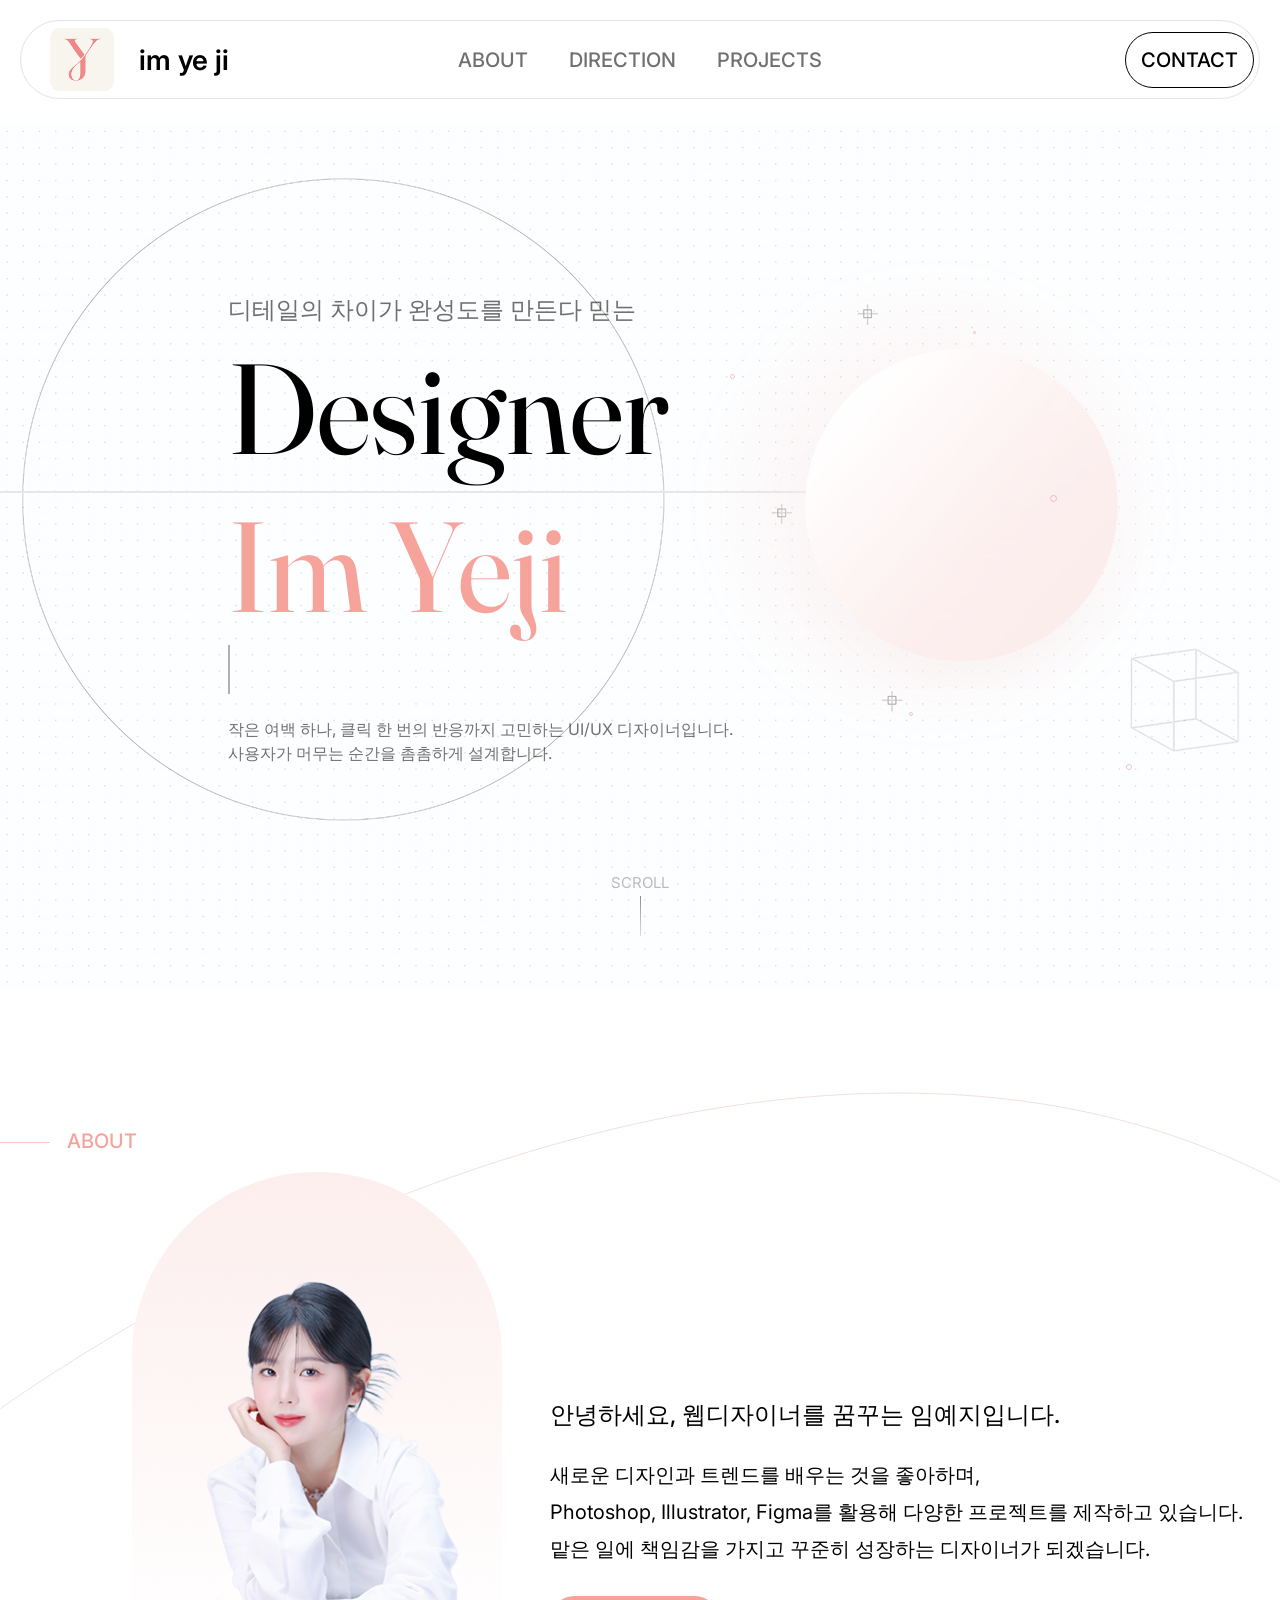
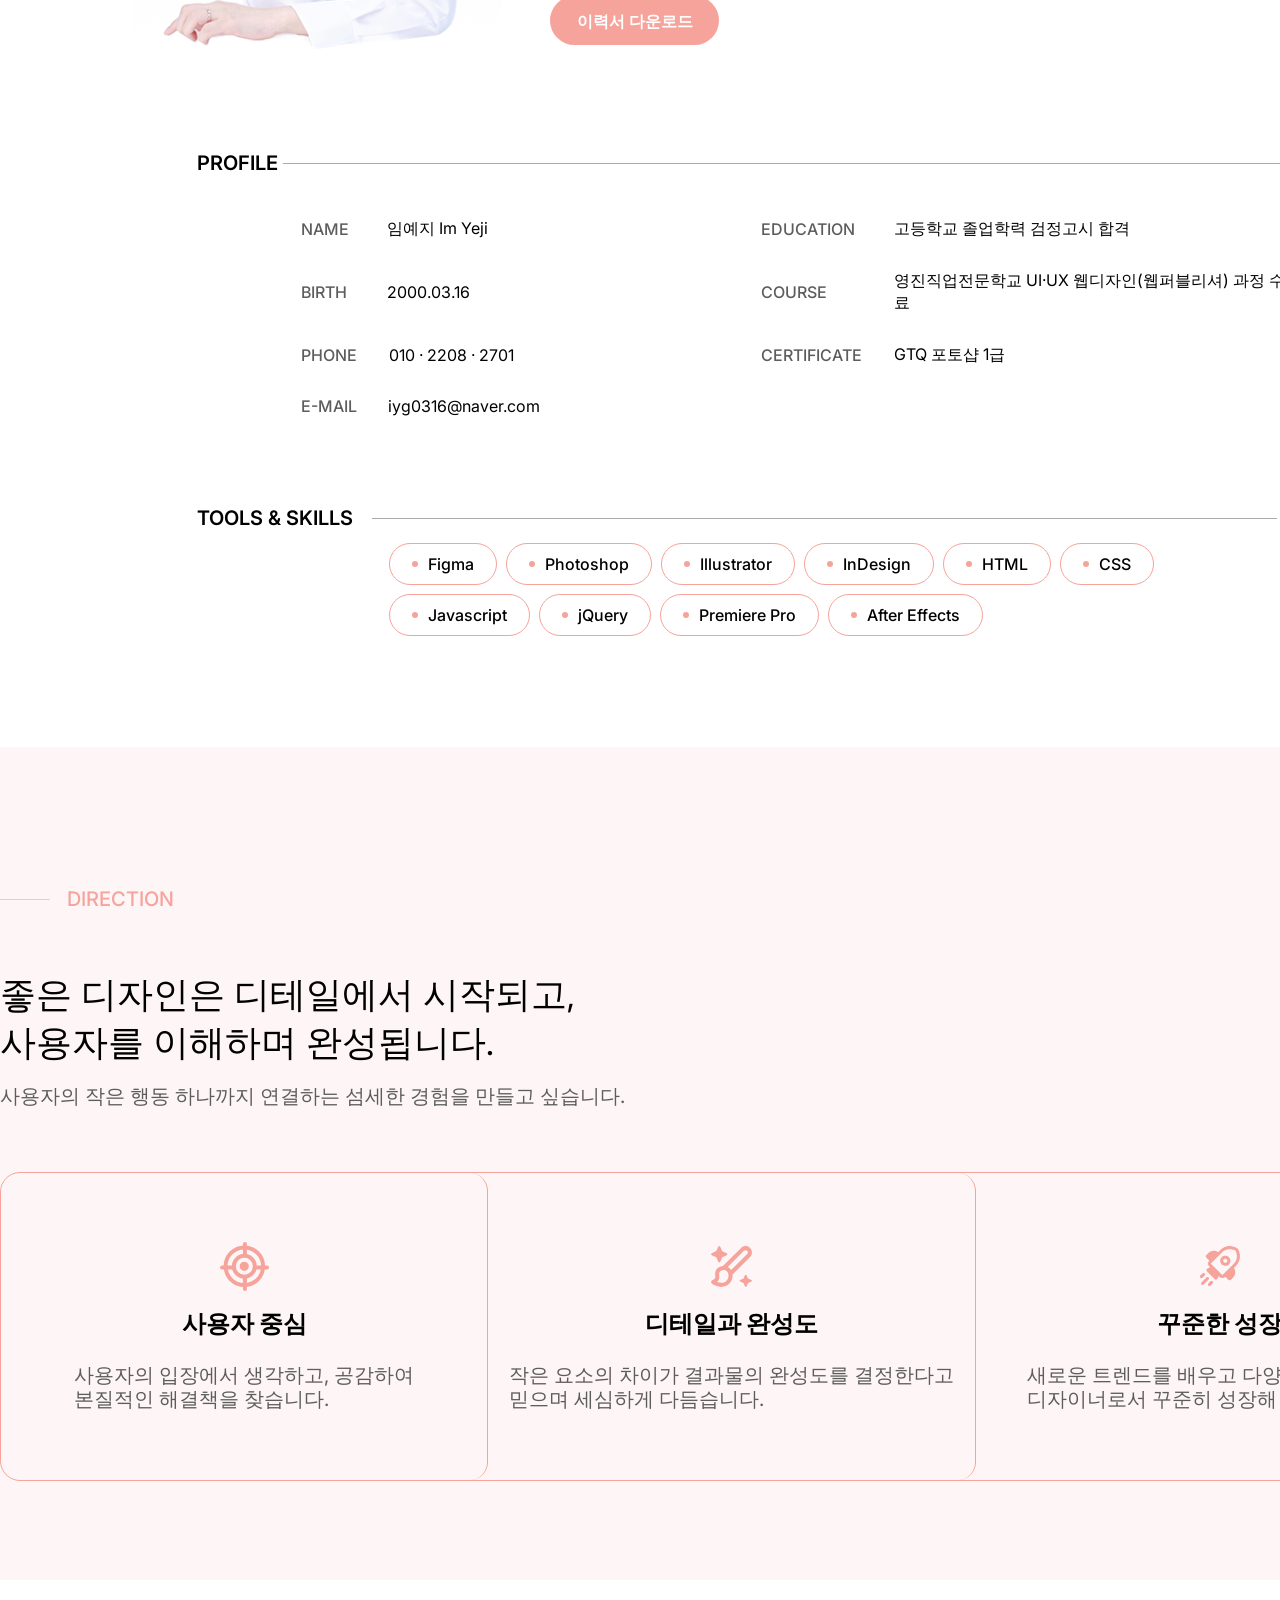
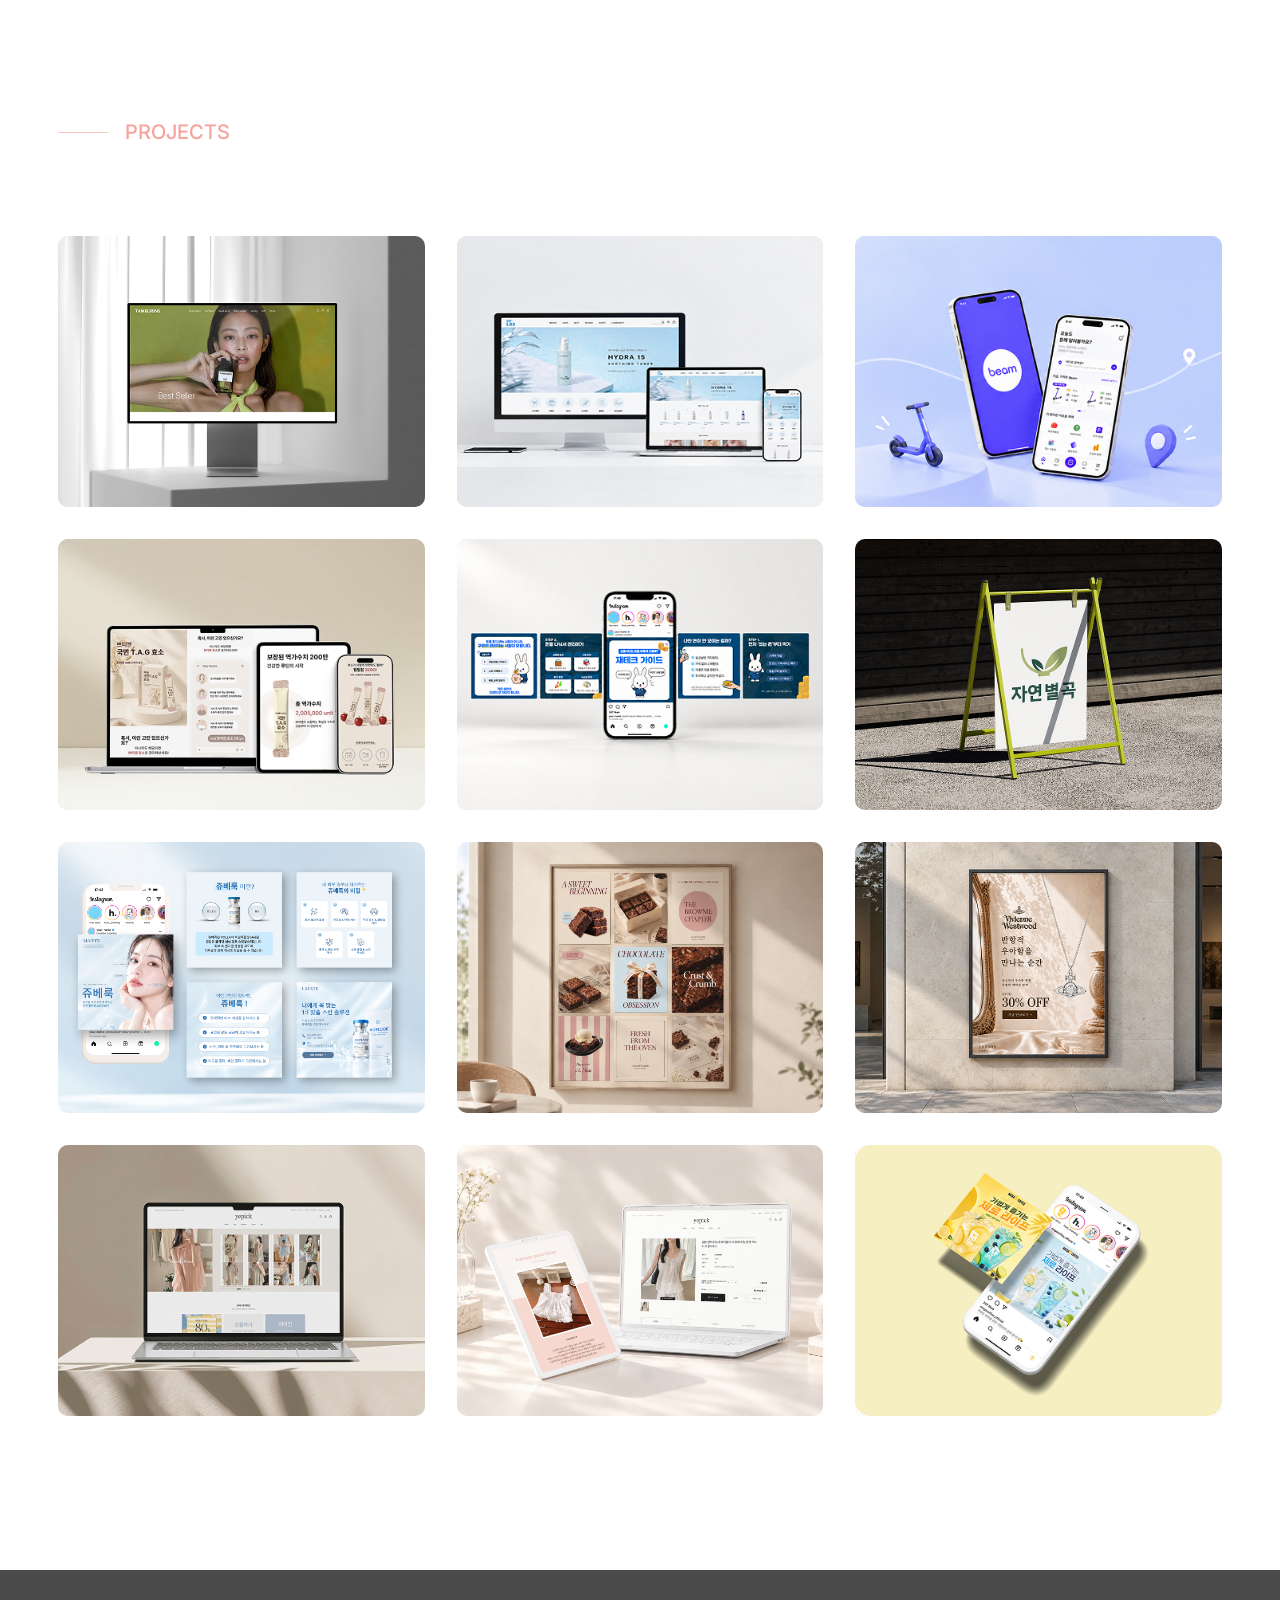
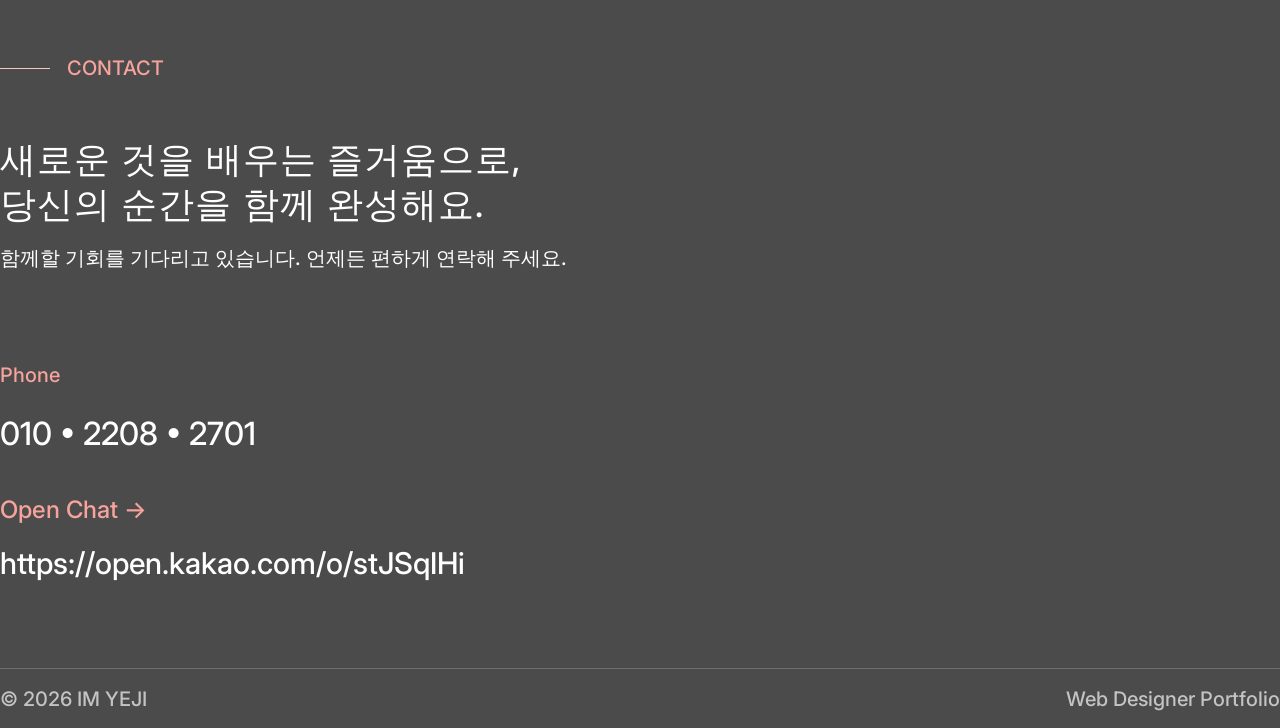
<file: index.html>
<!DOCTYPE html>
<html lang="en">
<head>
    <meta charset="UTF-8">
    <meta name="viewport" content="width=device-width, initial-scale=1.0">
    <title>포트폴리오</title>

    <link rel="icon" href="./img/favicon_coral_YJ_64.png" sizes="64x64" type="image/png">
    <link rel="stylesheet" href="./css/reset.css">
    <link rel="stylesheet" href="./css/common.css">


</head>
<body>
    <!-- 헤더 시작 -->
    <header>
        <h2><a href="#top"><img src="./img/favicon_coral_YJ_64.png" alt=""><span>im ye ji</span></a></h2>
    <!-- 네비 -->
        <nav>
            <ul>
                <li><a href="#about">ABOUT</a></li>
                <li><a href="#direction">DIRECTION</a></li>
                <li><a href="#projects">PROJECTS</a></li>
            </ul>
        </nav>
    <!-- CONTACT 버튼 -->
        <div class="btn-con">
            <a href="#contact">CONTACT</a>
        </div>
    </header>
    <!-- 헤더 끝 -->

    <!-- 메인 시작 -->
    <main>
        <section class="visual" id="top">
            <img class="visual-orb" src="./img/asset.png" alt="비주얼">
            <div class="visual-particles" aria-hidden="true">
                <span></span>
                <span></span>
                <span></span>
                <span></span>
                <span></span>
            </div>

            <div class="line"></div>

            <div class="hero-text">
                <p class="sub-title">디테일의 차이가 완성도를 만든다 믿는</p>
                <h1>Designer</h1>
                <h1>Im Yeji</h1>

                <div class="small-line"></div>

                <p class="description">작은 여백 하나, 클릭 한 번의 반응까지 고민하는 UI/UX 디자이너입니다.<br>사용자가 머무는 순간을 촘촘하게 설계합니다.</p>
            </div>
            
            <div class="visual-scroll" aria-hidden="true">
                <span>SCROLL</span>
                <i></i>
            </div>
        </section>

        <!-- 자기소개 -->
        <section class="about" id="about">
            <div class="line"><svg id="Layer_1" data-name="Layer 1" xmlns="http://www.w3.org/2000/svg" viewBox="0 0 2845.76 1402.67"><defs><style>.cls-1{fill:none;stroke:#eee1df;}</style></defs><title>Vector 1</title><path class="cls-1" d="M-17,1120c362.87-255.28,1189.41-596.46,1592.63,81.1S2578.55,682.78,2828,.17" transform="translate(17.29 0)"/></svg></div>
            <div class="inner container">
                <h2>ABOUT</h2>

                <div class="about-top">
                    <div class="about-profile">
                        <img src="./img/profile.jpg" alt="임예지 프로필 사진">
                    </div>

                    <div class="about-text">
                        <h3>안녕하세요, 웹디자이너를 꿈꾸는 임예지입니다.</h3>
                        <p>새로운 디자인과 트렌드를 배우는 것을 좋아하며,<br>
                        Photoshop, Illustrator, Figma를 활용해 다양한 프로젝트를 제작하고 있습니다.<br>맡은 일에 책임감을 가지고 꾸준히 성장하는 디자이너가 되겠습니다.
                        </p>
                        <a href="./PDF/Resume_ImYeji.pdf" class="btn-download" target="_blank" rel="noopener noreferrer" download="Resume_ImYeji.pdf">이력서 다운로드</a>
                    </div>
                </div>

                <!-- 하단: PROFILE & TOOLS & SKILLS -->
               <div class="about-bottom">
                    <!-- PROFILE 영역 -->
                    <div class="profile-box">
                        <h4 class="pro-title">PROFILE</h4>
                        <ul class="profile-list">
                            <li><span class="dt">NAME</span><span class="dd">임예지 Im Yeji</span></li>
                            <li><span class="dt">EDUCATION</span><span class="dd">고등학교 졸업학력 검정고시 합격</span></li>
                            <li><span class="dt">BIRTH</span><span class="dd">2000.03.16</span></li>
                            <li><span class="dt">COURSE</span><span class="dd">영진직업전문학교 UI·UX 웹디자인(웹퍼블리셔) 과정 수료</span></li>
                            <li><span class="dt">PHONE</span><span class="dd">010 · 2208 · 2701</span></li>
                            <li><span class="dt">CERTIFICATE</span><span class="dd">GTQ 포토샵 1급</span></li>
                            <li><span class="dt">E-MAIL</span><span class="dd">iyg0316@naver.com</span></li>
                        </ul>
                    </div>
                    <!-- TOOLS & SKILLS 영역 -->
                    <div class="skills-box">
                        <h4 class="skills-title">TOOLS &amp; SKILLS</h4>
                        <ul class="skill-tags">
                            <li>Figma</li>
                            <li>Photoshop</li>
                            <li>Illustrator</li>
                            <li>InDesign</li>
                            <li>HTML</li>
                            <li>CSS</li>
                            <li>Javascript</li>
                            <li>jQuery</li>
                            <li>Premiere Pro</li>
                            <li>After Effects</li>
                        </ul>
                    </div>
                </div>
            </div>
        </section>

        <!-- 방향성 -->
        <section class="direction" id="direction">
            <div class="direction-inner container">
                <div class="section-label"><span></span><h2>DIRECTION</h2></div>
                <h3>좋은 디자인은 디테일에서 시작되고,<br>사용자를 이해하며 완성됩니다.</h3>
                <p class="direction-description">사용자의 작은 행동 하나까지 연결하는 섬세한 경험을 만들고 싶습니다.</p>

                <div class="direction-list">
                    <article class="direction-item">
                        <img src="./img/user.svg" alt="">
                        <h4>사용자 중심</h4>
                        <p>사용자의 입장에서 생각하고, 공감하여<br>본질적인 해결책을 찾습니다.</p>
                    </article>
                    <article class="direction-item">
                        <img src="./img/detail.svg" alt="">
                        <h4>디테일과 완성도</h4>
                        <p>작은 요소의 차이가 결과물의 완성도를 결정한다고<br>믿으며 세심하게 다듬습니다.</p>
                    </article>
                    <article class="direction-item direction-item-growth">
                        <img src="./img/rocket.svg" alt="">
                        <h4>꾸준한 성장</h4>
                        <p>새로운 트렌드를 배우고 다양한 시도를 통해<br>디자이너로서 꾸준히 성장해 나갑니다.</p>
                    </article>
                </div>
            </div>
        </section>

        <section class="projects" id="projects">
            <div class="container">
                <div class="section-label"><span></span><h2>PROJECTS</h2></div>
                <div class="project-grid" aria-label="프로젝트 목록">
                    <a href="#" class="project-card" aria-label="프로젝트 1"><img src="./img/rectangle22.png" alt=""></a>
                    <a href="#" class="project-card" aria-label="프로젝트 2"><img src="./img/rectangle24.png" alt=""></a>
                    <a href="#" class="project-card" aria-label="프로젝트 3"><img src="./img/rectangle18.png" alt=""></a>
                    <a href="#" class="project-card" aria-label="프로젝트 4"><img src="./img/rectangle20.png" alt=""></a>
                    <a href="#" class="project-card" aria-label="프로젝트 5"><img src="./img/rectangle21.png" alt=""></a>
                    <a href="#" class="project-card" aria-label="프로젝트 6"><img src="./img/rectangle19.png" alt=""></a>
                    <a href="#" class="project-card" aria-label="프로젝트 7"><img src="./img/group24.jpg" alt=""></a>
                    <a href="#" class="project-card" aria-label="프로젝트 8"><img src="./img/ps.png" alt=""></a>
                    <a href="#" class="project-card" aria-label="프로젝트 9"><img src="./img/rectangle17.png" alt=""></a>
                    <a href="#" class="project-card" aria-label="프로젝트 10"><img src="./img/rectangle23.png" alt=""></a>
                    <a href="#" class="project-card" aria-label="프로젝트 11"><img src="./img/sp.png" alt=""></a>
                    <a href="#" class="project-card" aria-label="프로젝트 12"><img src="./img/rectangle6.png" alt=""></a>
                    
                </div>
            </div>
        </section>

        <dialog class="project-modal" aria-label="프로젝트 이미지 미리보기">
            <div class="project-modal-actions">
                <a class="project-modal-site" hidden></a>
                <button class="project-modal-close" type="button" aria-label="닫기">&times;</button>
            </div>
            <div class="project-modal-gallery"></div>
        </dialog>

        <footer class="contact" id="contact">
            <div class="container contact-inner">
                <div class="section-label section-label-light"><span></span><h2>CONTACT</h2></div>
                <h3>새로운 것을 배우는 즐거움으로,<br>당신의 순간을 함께 완성해요.</h3>
                <p class="contact-description">함께할 기회를 기다리고 있습니다. 언제든 편하게 연락해 주세요.</p>
                <p class="contact-label">Phone</p>
                <p class="contact-phone">010 • 2208 • 2701</p>
                <a class="contact-chat" href="https://open.kakao.com/o/stJSqIHi" target="_blank" rel="noopener noreferrer">Open Chat →</a>
                <a class="contact-url" href="https://open.kakao.com/o/stJSqIHi" target="_blank" rel="noopener noreferrer">https://open.kakao.com/o/stJSqIHi</a>
            </div>

            <div class="footer-wrap">
                <div class="contact-footer container">
                    <span>© 2026 IM YEJI</span>
                    <span>Web Designer Portfolio</span>
                </div>
            </div>
        </footer>



    </main>
    <script src="https://code.jquery.com/jquery-3.7.1.min.js"></script>
    <script>
        $(document).ready(function(){
            $('nav li').click(function(event){
                event.preventDefault();

                let idx = $(this).index();
                let section = $('section').eq(idx+1);
                let secDistance = section.offset().top;
                
                $('html, body').stop(true).animate({scrollTop: secDistance});
                
            });

            $('header h2').click(function(event){
                event.preventDefault();
                $('html, body').stop(true).animate({scrollTop: 0});
            });

            $('.btn-con').click(function(){
                event.preventDefault(event);
                let conOffset = $('.contact').offset().top;
                $('html, body').stop(true).animate({scrollTop: conOffset});
            })

        });
    </script>
    <script>
        (() => {
            const projectCards = document.querySelectorAll('.project-card:not(.project-card-placeholder)');
            const modal = document.querySelector('.project-modal');
            const modalGallery = modal.querySelector('.project-modal-gallery');
            const closeButton = modal.querySelector('.project-modal-close');
            const siteLink = modal.querySelector('.project-modal-site');
            const projectOneImages = [
                './img/상세페이지/mega1.jpg',
                './img/상세페이지/mega2.jpg'
            ];
            const projectTwoImages = [
                './img/상세페이지/beam1.jpg',
                './img/상세페이지/beam2.jpg',
                './img/상세페이지/beam3.jpg',
                './img/상세페이지/beam4.jpg',
                './img/상세페이지/beam5.jpg'
            ];
            const projectThreeImages = [
                './img/상세페이지/vivienne1.jpg'
            ];
            const projectFourImages = [
                './img/상세페이지/petitn1.jpg',
                './img/상세페이지/petitn2.jpg',
                './img/상세페이지/petitn3.jpg'
            ];
            const projectFiveImages = [
                './img/상세페이지/card1.jpg',
                './img/상세페이지/card2.jpg',
                './img/상세페이지/card3.jpg'
            ];
            const projectSixImages = [
                './img/상세페이지/logo1.jpg',
                './img/상세페이지/logo2.jpg'
            ];
            const projectSevenImages = [
                './img/상세페이지/tamburins1.jpg',
                './img/상세페이지/tamburins2.jpg',
                './img/상세페이지/tamburins3.jpg'
            ];
            const projectSevenLuceteImages = [
                './img/상세페이지/lucete1.jpg',
                './img/상세페이지/lucete2.jpg'
            ];
            const projectEightImages = [
                './img/상세페이지/dr.lab1.jpg',
                './img/상세페이지/dr.lab2.jpg',
                './img/상세페이지/dr.lab3.jpg'
            ];
            const projectEightPosterImages = [
                './img/상세페이지/crust1.jpg',
                './img/상세페이지/crust2.jpg'
            ];
            const projectNineImages = [
                './img/상세페이지/mall1.jpg',
                './img/상세페이지/mall2.jpg'
            ];
            const projectElevenImages = [
                './img/상세페이지/d1.jpg',
                './img/상세페이지/d2.jpg'
            ];
            const projectDetails = [
                projectSevenImages,
                projectEightImages,
                projectTwoImages,
                projectFourImages,
                projectFiveImages,
                projectSixImages,
                projectSevenLuceteImages,
                projectEightPosterImages,
                projectThreeImages,
                projectNineImages,
                projectElevenImages,
                projectOneImages
            ];
            const beamFigmaUrl = 'https://embed.figma.com/proto/j3ZUMSIvJbpIVcNqpNa0Wn/%EB%B9%94-%EB%A6%AC%EB%94%94%EC%9E%90%EC%9D%B8?node-id=1-2376&viewport=-237%2C453%2C0.15&scaling=min-zoom&content-scaling=fixed&starting-point-node-id=1%3A2370&show-proto-sidebar=1&page-id=0%3A1&embed-host=share';
            const projectSiteLinks = {
                0: { label: '사이트 보기', url: 'https://limyegi0316-web.github.io/portfolio/tamburins/' },
                1: { label: '사이트 보기', url: 'https://limyegi0316-web.github.io/portfolio/drlab/' },
                2: { label: '피그마 보기', url: beamFigmaUrl },
                9: { label: '쇼핑몰 보기', url: 'https://iyg0316.cafe24.com/' }
            };

            projectCards.forEach((card, index) => {
                card.addEventListener('click', (event) => {
                    event.preventDefault();
                    const images = projectDetails[index];
                    if (!images) return;

                    const site = projectSiteLinks[index];
                    siteLink.hidden = !site;
                    if (site) {
                        siteLink.textContent = site.label;
                        if (site.url) {
                            siteLink.href = site.url;
                            siteLink.target = '_blank';
                            siteLink.rel = 'noopener noreferrer';
                            siteLink.removeAttribute('aria-disabled');
                            siteLink.removeAttribute('title');
                        } else {
                            siteLink.removeAttribute('href');
                            siteLink.removeAttribute('target');
                            siteLink.removeAttribute('rel');
                            siteLink.setAttribute('aria-disabled', 'true');
                            siteLink.title = '주소를 추가하면 이동할 수 있어요.';
                        }
                    }
                    modalGallery.replaceChildren();
                    images.forEach((src, imageIndex) => {
                        const image = document.createElement('img');
                        image.src = src;
                        image.alt = `프로젝트 ${index + 1} 상세 이미지 ${imageIndex + 1}`;
                        modalGallery.append(image);
                    });

                    modal.showModal();
                    modal.scrollTop = 0;
                });
            });

            closeButton.addEventListener('click', () => modal.close());
            modal.addEventListener('click', (event) => {
                if (event.target === modal) modal.close();
            });
        })();
    </script>
    <script>
        (() => {
            const revealTargets = document.querySelectorAll(
                '.about .inner > h2, .about-top > img, .about-text > *, .profile-box .pro-title, .profile-list li, .skills-title, .skill-tags li, ' +
                '.direction-inner > .section-label, .direction-inner > h3, .direction-description, .direction-item, ' +
                '.projects .section-label, .project-card'
            );
            const reduceMotion = window.matchMedia('(prefers-reduced-motion: reduce)').matches;

            if (reduceMotion || !('IntersectionObserver' in window)) return;

            revealTargets.forEach((target) => {
                target.classList.add('scroll-reveal');
            });

            revealTargets.forEach((target) => {
                const siblings = Array.from(target.parentElement.children)
                    .filter((sibling) => sibling.classList.contains('scroll-reveal'));
                const index = siblings.indexOf(target);
                target.style.setProperty('--reveal-delay', `${index * 50}ms`);
            });

            const observer = new IntersectionObserver((entries, currentObserver) => {
                entries.forEach((entry) => {
                    if (!entry.isIntersecting) return;

                    entry.target.classList.add('is-visible');
                    currentObserver.unobserve(entry.target);
                });
            }, {
                threshold: 0.12,
                rootMargin: '0px 0px -40px 0px'
            });

            revealTargets.forEach((target) => observer.observe(target));
        })();
    </script>
    <script>
        (() => {
            const hero = document.querySelector('.visual');
            const orb = document.querySelector('.visual-orb');
            const heroText = document.querySelector('.hero-text');
            const reduceMotion = window.matchMedia('(prefers-reduced-motion: reduce)').matches;

            if (!hero || !orb || !heroText || reduceMotion) return;

            if (window.matchMedia('(hover: hover) and (pointer: fine)').matches) {
                hero.addEventListener('pointermove', (event) => {
                    const bounds = hero.getBoundingClientRect();
                    const x = (event.clientX - bounds.left) / bounds.width - 0.5;
                    const y = (event.clientY - bounds.top) / bounds.height - 0.5;

                    orb.style.setProperty('--pointer-x', `${x * 24}px`);
                    orb.style.setProperty('--pointer-y', `${y * 20}px`);
                    heroText.style.setProperty('--pointer-x', `${x * -8}px`);
                });

                hero.addEventListener('pointerleave', () => {
                    orb.style.setProperty('--pointer-x', '0px');
                    orb.style.setProperty('--pointer-y', '0px');
                    heroText.style.setProperty('--pointer-x', '0px');
                });
            }

            let ticking = false;
            const updateScrollMotion = () => {
                const heroTop = hero.getBoundingClientRect().top;
                const shift = Math.max(-90, Math.min(0, -Math.max(0, -heroTop) * 0.12));

                orb.style.setProperty('--scroll-shift', `${shift * 0.7}px`);
                heroText.style.setProperty('--scroll-shift', `${shift}px`);
                ticking = false;
            };

            window.addEventListener('scroll', () => {
                if (ticking) return;
                ticking = true;
                window.requestAnimationFrame(updateScrollMotion);
            }, { passive: true });

            updateScrollMotion();
        })();
    </script>
</body>
</html>
</file>
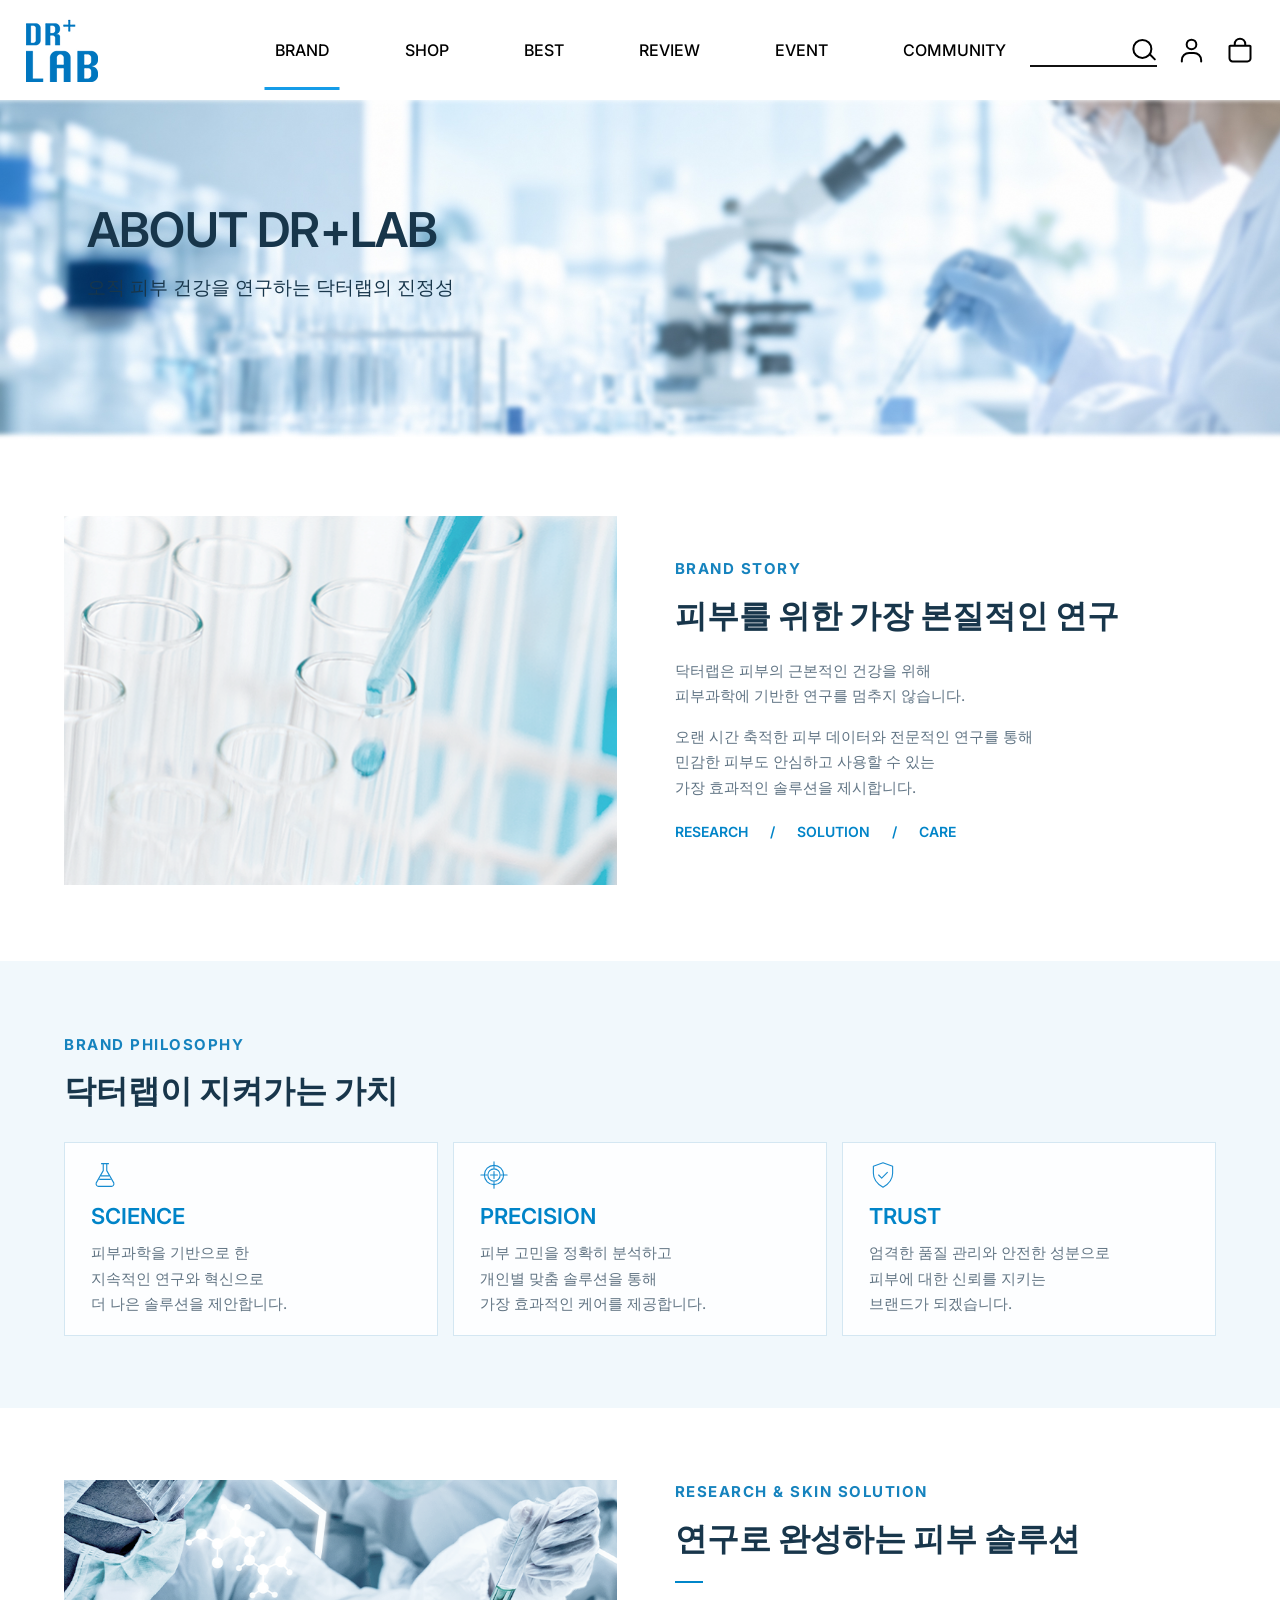
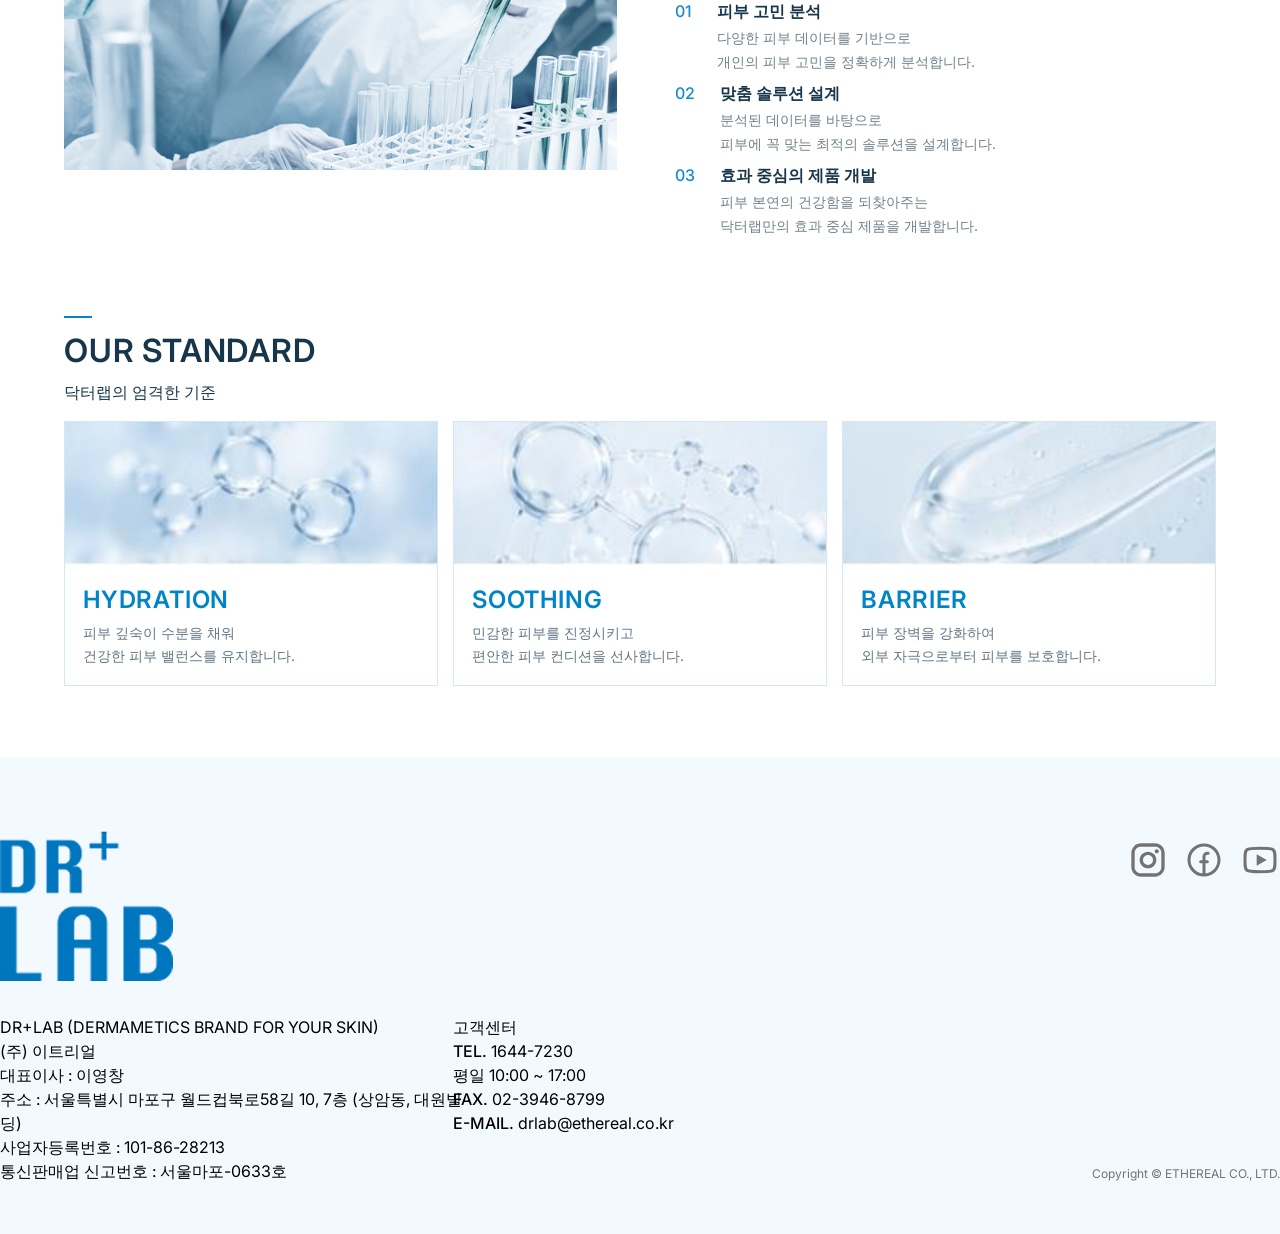
<file: drlab/sub/br.html>
<!DOCTYPE html>
<html lang="ko">
<head>
  <meta charset="UTF-8">
  <meta name="viewport" content="width=device-width, initial-scale=1.0">
  <title>ABOUT DR+LAB</title>
  <link rel="preconnect" href="https://fonts.googleapis.com">
  <link rel="preconnect" href="https://fonts.gstatic.com" crossorigin>
  <link href="https://fonts.googleapis.com/css2?family=Inter:wght@100..900&display=swap" rel="stylesheet">
  <link rel="stylesheet" href="./br.common.css">
  <link rel="stylesheet" href="./br.css">
</head>
<body>
        <header class="site-header">
          <div class="logo">
            <a href="../index.html">
              <img src="./img/main_logo.png" alt="닥터랩 로고">
            </a>
          </div>
          <button class="menu-toggle" type="button" aria-label="메뉴 열기" aria-expanded="false" aria-controls="main-navigation">
            <span></span>
            <span></span>
            <span></span>
          </button>
          <nav class="gnb" id="main-navigation" aria-label="주 메뉴">
            <ul>
              <li class="is-active"><a href="./br.html" aria-current="page">BRAND</a></li>
              <li><a href="./shop.html">SHOP</a></li>
              <li><a href="#">BEST</a></li>
              <li><a href="#">REVIEW</a></li>
              <li><a href="./event.html">EVENT</a></li>
              <li><a href="#">COMMUNITY</a></li>
            </ul>
          </nav>
          <div class="icon" aria-label="사용자 메뉴">
            <div class="search-box">
              <input aria-label="검색어">
              <a class="icon-search" href="#">
                <img src="./img/search.svg" alt="검색">
              </a>
            </div>
            <a class="icon-mypage" href="#">
              <img src="./img/mypage.svg" alt="마이페이지">
            </a>
            <a class="icon-cart" href="#">
              <img src="./img/cart.svg" alt="장바구니">
            </a>
          </div>
        </header>
        <main>
          <section class="hero">
            <div class="hero-inner">
              
              <div class="hero-copy">
                <h2>ABOUT DR+LAB</h2>
                <p>오직 피부 건강을 연구하는 닥터랩의 진정성</p>
              </div>
              
            </div>
          </section>
          <section class="story content-width">
            <img class="story-image" src="./img/brand_sub01_info02_img_con_img.png" alt="피부 연구를 위한 실험실의 연구 장면">
            <div class="story-copy">
              <p class="eyebrow">BRAND STORY</p>
              <h2>피부를 위한 가장 본질적인 연구</h2>
              <p>
                닥터랩은 피부의 근본적인 건강을 위해<br>
                피부과학에 기반한 연구를 멈추지 않습니다.
              </p>
              <p>
                오랜 시간 축적한 피부 데이터와 전문적인 연구를 통해<br>
                민감한 피부도 안심하고 사용할 수 있는<br>
                가장 효과적인 솔루션을 제시합니다.
              </p>
              <div class="keywords">
                <span>RESEARCH</span>
                <i>/</i>
                <span>SOLUTION</span>
                <i>/</i>
                <span>CARE</span>
              </div>
            </div>
          </section>
          <section class="philosophy">
            <div class="content-width">
              <p class="eyebrow">BRAND PHILOSOPHY</p>
              <h2>닥터랩이 지켜가는 가치</h2>
              <div class="value-list">
                <article class="value-card">
                  <span class="line-icon" aria-hidden="true">
                    <svg viewBox="0 0 32 32">
                      <path d="M12 3h8M14 3v8L6 25a3 3 0 0 0 2.6 4h14.8a3 3 0 0 0 2.6-4L18 11V3M10 21h12M12 17h8" />
                    </svg>
                  </span>
                  <h3>SCIENCE</h3>
                  <p>
                    피부과학을 기반으로 한<br>
                    지속적인 연구와 혁신으로<br>
                    더 나은 솔루션을 제안합니다.
                  </p>
                </article>
                <article class="value-card">
                  <span class="line-icon" aria-hidden="true">
                    <svg viewBox="0 0 32 32">
                      <circle cx="16" cy="16" r="11" />
                      <circle cx="16" cy="16" r="7" />
                      <path d="M16 1v7m0 16v7M1 16h7m16 0h7M16 12v8m-4-4h8" />
                    </svg>
                  </span>
                  <h3>PRECISION</h3>
                  <p>
                    피부 고민을 정확히 분석하고<br>
                    개인별 맞춤 솔루션을 통해<br>
                    가장 효과적인 케어를 제공합니다.
                  </p>
                </article>
                <article class="value-card">
                  <span class="line-icon" aria-hidden="true">
                    <svg viewBox="0 0 32 32">
                      <path d="M16 2 27 6v8c0 7-4.5 12.3-11 16-6.5-3.7-11-9-11-16V6zM11 16l3.5 3.5L21 13" />
                    </svg>
                  </span>
                  <h3>TRUST</h3>
                  <p>
                    엄격한 품질 관리와 안전한 성분으로<br>
                    피부에 대한 신뢰를 지키는<br>
                    브랜드가 되겠습니다.
                  </p>
                </article>
              </div>
            </div>
          </section>
          <section class="research content-width">
            <img src="./img/brand_sub01_info01_img_con_bg.png" alt="피부 건강을 살피는 연구 장면">
            <div class="research-copy">
              <p class="eyebrow">RESEARCH &amp; SKIN SOLUTION</p>
              <h2>연구로 완성하는 피부 솔루션</h2>
              <span class="blue-rule"></span>
              <ol class="steps">
                <li>
                  <b>01</b>
                  <div>
                    <h3>피부 고민 분석</h3>
                    <p>
                      다양한 피부 데이터를 기반으로<br>
                      개인의 피부 고민을 정확하게 분석합니다.
                    </p>
                  </div>
                </li>
                <li>
                  <b>02</b>
                  <div>
                    <h3>맞춤 솔루션 설계</h3>
                    <p>
                      분석된 데이터를 바탕으로<br>
                      피부에 꼭 맞는 최적의 솔루션을 설계합니다.
                    </p>
                  </div>
                </li>
                <li>
                  <b>03</b>
                  <div>
                    <h3>효과 중심의 제품 개발</h3>
                    <p>
                      피부 본연의 건강함을 되찾아주는<br>
                      닥터랩만의 효과 중심 제품을 개발합니다.
                    </p>
                  </div>
                </li>
              </ol>
            </div>
          </section>
          <section class="standards content-width">
            <p class="blue-rule"></p>
            <h2>OUR STANDARD</h2>
            <p class="standard-intro">닥터랩의 엄격한 기준</p>
            <div class="standard-list">
              <article>
                <img src="img/standard-hydration.jpg" alt="피부 보습 케어 이미지">
                <div>
                  <h3>HYDRATION</h3>
                  <p>
                    피부 깊숙이 수분을 채워<br>
                    건강한 피부 밸런스를 유지합니다.
                  </p>
                </div>
              </article>
              <article>
                <img src="img/standard-soothing.jpg" alt="피부 진정 케어 이미지">
                <div>
                  <h3>SOOTHING</h3>
                  <p>
                    민감한 피부를 진정시키고<br>
                    편안한 피부 컨디션을 선사합니다.
                  </p>
                </div>
              </article>
              <article>
                <img src="img/standard-barrier.jpg" alt="피부 장벽 케어 이미지">
                <div>
                  <h3>BARRIER</h3>
                  <p>
                    피부 장벽을 강화하여<br>
                    외부 자극으로부터 피부를 보호합니다.
                  </p>
                </div>
              </article>
            </div>
          </section>
        </main>
        <footer class="footer">
          <div class="footer-inner">
            <div class="footer-content">
              <div class="footer-brand">
                <div class="footer-logo">
                  <img src="../img/f_logo.png" alt="닥터랩 로고">
                </div>
              </div>
              <div class="footer-sns">
                <a href="#" class="sns-icon" aria-label="Instagram">
                  <img src="./img/mdi_instagram.svg" alt="">
                </a>
                <a href="#" class="sns-icon" aria-label="Facebook">
                  <img src="./img/mingcute_facebook-line.svg" alt="">
                </a>
                <a href="#" class="sns-icon" aria-label="YouTube">
                  <img src="./img/line-md_youtube.svg" alt="">
                </a>
              </div>
            </div>
            <div class="footer-columns">
              <div class="footer-block footer-company">
                <p class="footer-line">DR+LAB (DERMAMETICS BRAND FOR YOUR SKIN)</p>
                <p class="footer-line">(주) 이트리얼</p>
                <p class="footer-line">대표이사 : 이영창</p>
                <p class="footer-line">주소 : 서울특별시 마포구 월드컵북로58길 10, 7층 (상암동, 대원빌딩)</p>
                <p class="footer-line">사업자등록번호 : 101-86-28213</p>
                <p class="footer-line">통신판매업 신고번호 : 서울마포-0633호</p>
              </div>
              <div class="footer-block footer-customer">
                <p class="footer-line">
                  <span class="footer-title">고객센터</span>
                </p>
                <p class="footer-line">
                  <span class="footer-label">TEL.</span> 1644-7230
                </p>
                <p class="footer-line">
                  <span class="footer-label">평일</span> 10:00 ~ 17:00
                </p>
                <p class="footer-line">
                  <span class="footer-label">FAX.</span> 02-3946-8799
                </p>
                <p class="footer-line">
                  <span class="footer-label">E-MAIL.</span> drlab@ethereal.co.kr
                </p>
              </div>
              <p class="footer-copy">Copyright © ETHEREAL CO., LTD.</p>
            </div>
          </div>
        </footer>
        <script>
          (() => {
            const toggle = document.querySelector('.menu-toggle');
            const navigation = document.querySelector('.gnb');

            toggle.addEventListener('click', () => {
              const isOpen = toggle.getAttribute('aria-expanded') === 'true';
              toggle.setAttribute('aria-expanded', String(!isOpen));
              toggle.setAttribute('aria-label', isOpen ? '메뉴 열기' : '메뉴 닫기');
              navigation.classList.toggle('is-open', !isOpen);
            });

            navigation.addEventListener('click', (event) => {
              if (event.target.closest('a')) {
                toggle.setAttribute('aria-expanded', 'false');
                toggle.setAttribute('aria-label', '메뉴 열기');
                navigation.classList.remove('is-open');
              }
            });
          })();
        </script>
</body>
</html>
</file>
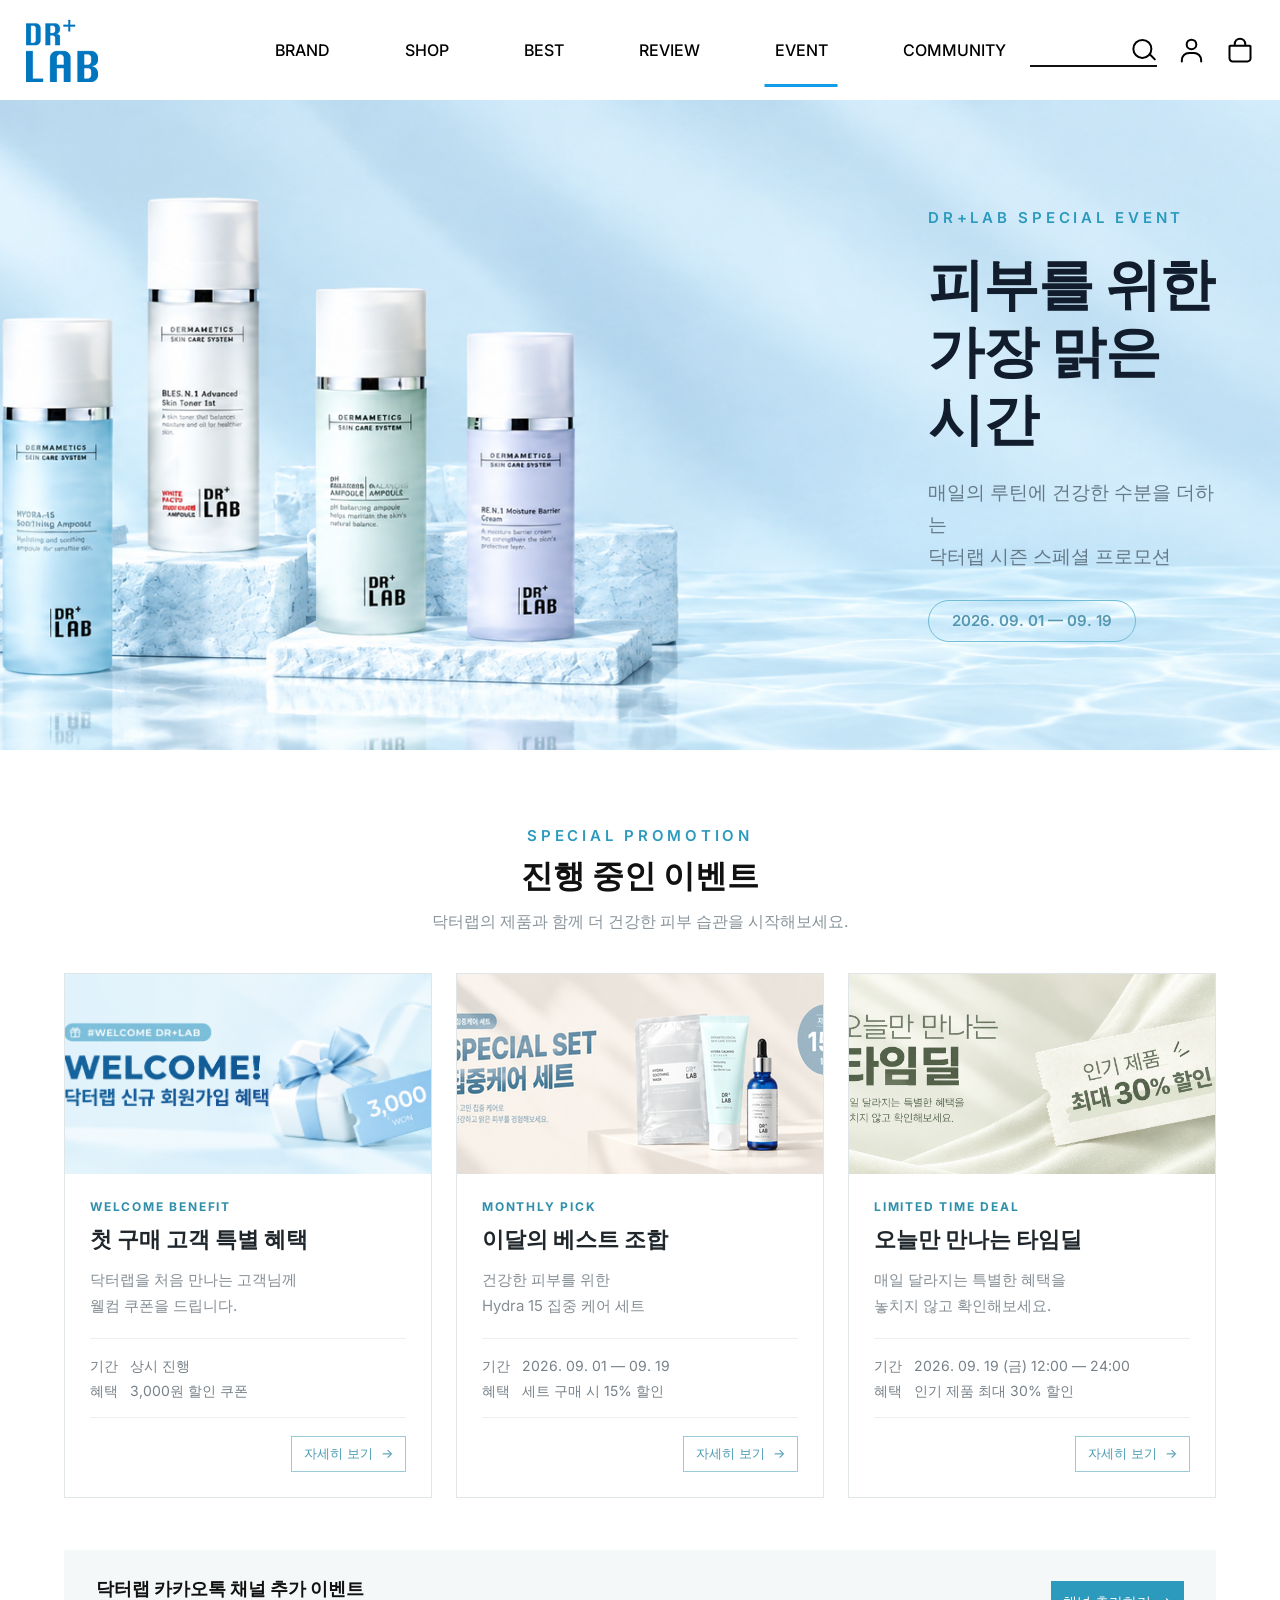
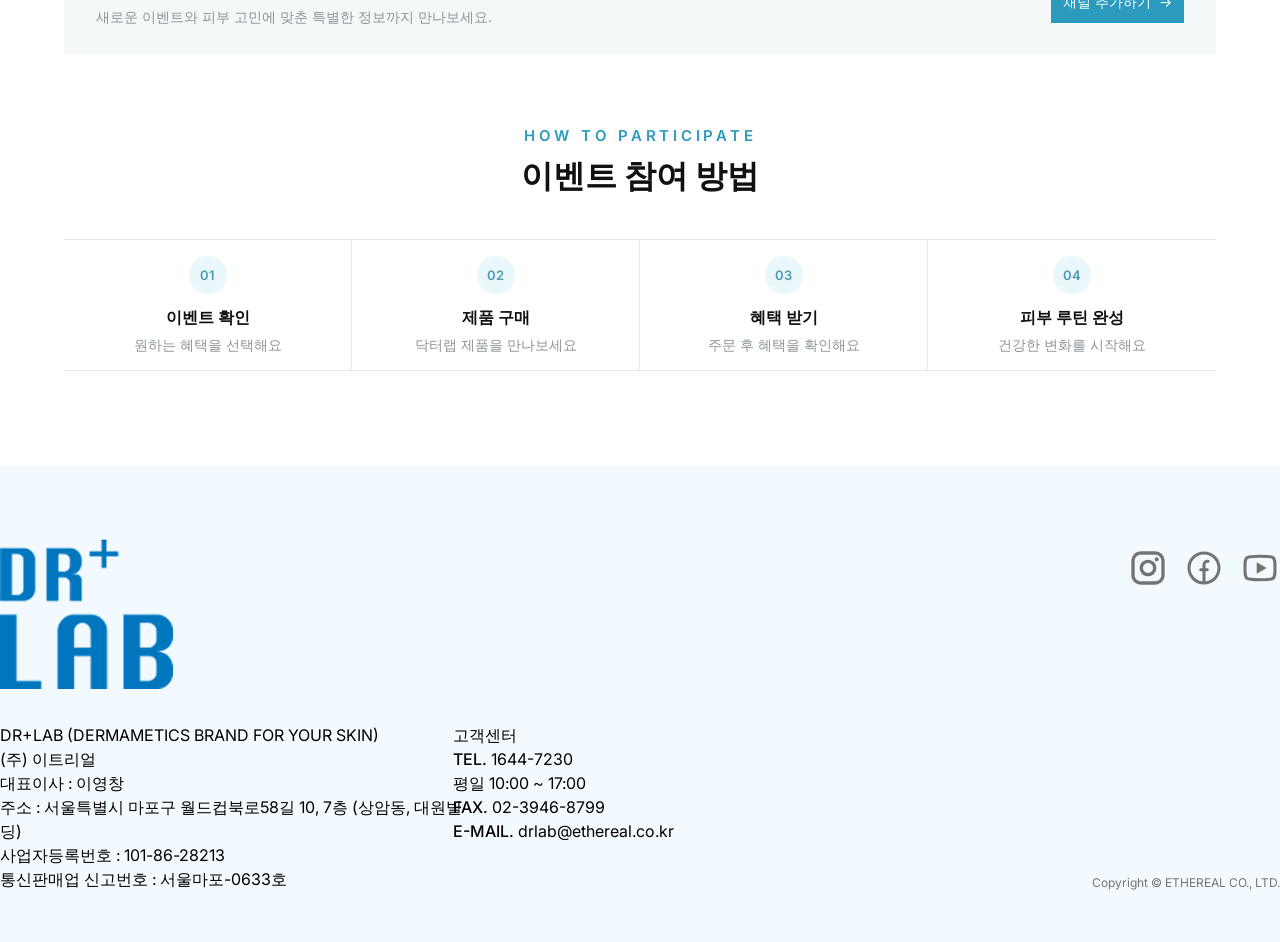
<file: drlab/sub/event.html>
<!DOCTYPE html>
<html lang="ko">
<head>
    <meta charset="UTF-8">
    <meta name="viewport" content="width=device-width, initial-scale=1.0">
    <title>EVENT</title>
    <link rel="preconnect" href="https://fonts.googleapis.com">
    <link rel="preconnect" href="https://fonts.gstatic.com" crossorigin>
    <link href="https://fonts.googleapis.com/css2?family=Inter:wght@100..900&display=swap" rel="stylesheet">
    <link rel="stylesheet" href="./reset.css">
    <link rel="stylesheet" href="./event.css">
    <link rel="stylesheet" href="./ev.common.css">
</head>
<body>
    <header>
        <div class="logo">
            <a href="../index.html"><img src="./img/main_logo.png" alt="닥터랩 로고"></a>
        </div>
        <button class="menu-toggle" type="button" aria-label="메뉴 열기" aria-expanded="false" aria-controls="main-navigation">
            <span></span>
            <span></span>
            <span></span>
        </button>
        <nav class="gnb" id="main-navigation">
            <ul>
                <li><a href="./br.html">BRAND</a></li>
                <li><a href="./shop.html">SHOP</a></li>
                <li><a href="#">BEST</a></li>
                <li><a href="#">REVIEW</a></li>
                <li class="is-active"><a href="./event.html" aria-current="page">EVENT</a></li>
                <li><a href="#">COMMUNITY</a></li>
            </ul>
        </nav>
        <div class="icon">
            <div class="search-box">
                <input type="text" placeholder="">
                <a href="#" class="icon-search"><img src="./img/search.svg" alt="검색"></a>
            </div>
            <a href="#" class="icon-mypage"><img src="./img/mypage.svg" alt="마이페이지"></a>
            <a href="#" class="icon-cart"><img src="./img/cart.svg" alt="장바구니"></a>
        </div>
    </header>

    <main class="event-page">
        <section class="event-hero">
            <div class="event-hero-inner">
                <div class="event-hero-copy">
                    <p class="event-eyebrow">DR+LAB SPECIAL EVENT</p>
                    <h1 class="event-hero-title">피부를 위한<br>가장 맑은 시간</h1>
                    <p class="event-hero-desc">매일의 루틴에 건강한 수분을 더하는<br>닥터랩 시즌 스페셜 프로모션</p>
                    <span class="event-date">2026. 09. 01 — 09. 19</span>
                </div>
                <div class="event-hero-visual">
                    <img class="event-product" src="../img/rectangle23.jpg" alt="닥터랩 하이드라 15 수분 토너">
                </div>
            </div>
        </section>

        <section class="event-list-section">
            <div class="event-container">
                <div class="event-section-heading">
                    <p class="event-eyebrow">SPECIAL PROMOTION</p>
                    <h2 class="event-section-title">진행 중인 이벤트</h2>
                    <p class="event-section-desc">닥터랩의 제품과 함께 더 건강한 피부 습관을 시작해보세요.</p>
                </div>
                <div class="event-card-grid">
                    <article class="event-card">
                        <div class="event-card-visual blue">
                        </div>
                        <div class="event-card-body">
                            <p class="event-card-kicker">WELCOME BENEFIT</p>
                            <h3 class="event-card-title">첫 구매 고객 특별 혜택</h3>
                            <p class="event-card-desc">닥터랩을 처음 만나는 고객님께<br>웰컴 쿠폰을 드립니다.</p>
                            <div class="event-card-info">기간&nbsp;&nbsp; 상시 진행<br>혜택&nbsp;&nbsp; 3,000원 할인 쿠폰</div>
                            <button class="event-card-button" type="button">자세히 보기&nbsp; →</button>
                        </div>
                    </article>
                    <article class="event-card">
                        <div class="event-card-visual beige">
                        </div>
                        <div class="event-card-body">
                            <p class="event-card-kicker">MONTHLY PICK</p>
                            <h3 class="event-card-title">이달의 베스트 조합</h3>
                            <p class="event-card-desc">건강한 피부를 위한<br>Hydra 15 집중 케어 세트</p>
                            <div class="event-card-info">기간&nbsp;&nbsp; 2026. 09. 01 — 09. 19<br>혜택&nbsp;&nbsp; 세트 구매 시 15% 할인</div>
                            <button class="event-card-button" type="button">자세히 보기&nbsp; →</button>
                        </div>
                    </article>
                    <article class="event-card">
                        <div class="event-card-visual green">
                        </div>
                        <div class="event-card-body">
                            <p class="event-card-kicker">LIMITED TIME DEAL</p>
                            <h3 class="event-card-title">오늘만 만나는 타임딜</h3>
                            <p class="event-card-desc">매일 달라지는 특별한 혜택을<br>놓치지 않고 확인해보세요.</p>
                            <div class="event-card-info">기간&nbsp;&nbsp; 2026. 09. 19 (금) 12:00 — 24:00<br>혜택&nbsp;&nbsp; 인기 제품 최대 30% 할인</div>
                            <button class="event-card-button" type="button">자세히 보기&nbsp; →</button>
                        </div>
                    </article>
                </div>
                <div class="event-notice">
                    <div>
                        <h3 class="event-notice-title">닥터랩 카카오톡 채널 추가 이벤트</h3>
                        <p class="event-notice-desc">새로운 이벤트와 피부 고민에 맞춘 특별한 정보까지 만나보세요.</p>
                    </div>
                    <button class="event-notice-button" type="button">채널 추가하기&nbsp; →</button>
                </div>
            </div>
        </section>

        <section class="event-how">
            <div class="event-container">
                <div class="event-section-heading">
                    <p class="event-eyebrow">HOW TO PARTICIPATE</p>
                    <h2 class="event-section-title">이벤트 참여 방법</h2>
                </div>
                <div class="event-steps">
                    <div class="event-step">
                        <span class="event-step-number">01</span>
                        <h3 class="event-step-title">이벤트 확인</h3>
                        <p class="event-step-desc">원하는 혜택을 선택해요</p>
                    </div>
                    <div class="event-step">
                        <span class="event-step-number">02</span>
                        <h3 class="event-step-title">제품 구매</h3>
                        <p class="event-step-desc">닥터랩 제품을 만나보세요</p>
                    </div>
                    <div class="event-step">
                        <span class="event-step-number">03</span>
                        <h3 class="event-step-title">혜택 받기</h3>
                        <p class="event-step-desc">주문 후 혜택을 확인해요</p>
                    </div>
                    <div class="event-step">
                        <span class="event-step-number">04</span>
                        <h3 class="event-step-title">피부 루틴 완성</h3>
                        <p class="event-step-desc">건강한 변화를 시작해요</p>
                    </div>
                </div>
            </div>
        </section>
    </main>

    <footer class="footer">
        <div class="footer-inner">
            <div class="footer-content">
                <div class="footer-brand">
                    <div class="footer-logo"><img src="../img/f_logo.png" alt="닥터랩 로고"></div>
                </div>
                <div class="footer-sns">
                    <a href="#" class="sns-icon" aria-label="Instagram"><img src="./img/mdi_instagram.svg" alt="Instagram"></a>
                    <a href="#" class="sns-icon" aria-label="Facebook"><img src="./img/mingcute_facebook-line.svg" alt="Facebook"></a>
                    <a href="#" class="sns-icon" aria-label="YouTube"><img src="./img/line-md_youtube.svg" alt="YouTube"></a>
                </div>
            </div>
            <div class="footer-columns">
                <div class="footer-block footer-company">
                    <p class="footer-line">DR+LAB (DERMAMETICS BRAND FOR YOUR SKIN)</p>
                    <p class="footer-line">(주) 이트리얼</p>
                    <p class="footer-line">대표이사 : 이영창</p>
                    <p class="footer-line">주소 : 서울특별시 마포구 월드컵북로58길 10, 7층 (상암동, 대원빌딩)</p>
                    <p class="footer-line">사업자등록번호 : 101-86-28213</p>
                    <p class="footer-line">통신판매업 신고번호 : 서울마포-0633호</p>
                </div>
                <div class="footer-block footer-customer">
                    <p class="footer-line"><span class="footer-title">고객센터</span></p>
                    <p class="footer-line"><span class="footer-label">TEL.</span> 1644-7230</p>
                    <p class="footer-line"><span class="footer-label">평일</span> 10:00 ~ 17:00</p>
                    <p class="footer-line"><span class="footer-label">FAX.</span> 02-3946-8799</p>
                    <p class="footer-line"><span class="footer-label">E-MAIL.</span> drlab@ethereal.co.kr</p>
                </div>
                <p class="footer-copy">Copyright © ETHEREAL CO., LTD.</p>
            </div>
        </div>
    </footer>
    <script>
        (() => {
            const toggle = document.querySelector('.menu-toggle');
            const navigation = document.querySelector('.gnb');

            toggle.addEventListener('click', () => {
                const isOpen = toggle.getAttribute('aria-expanded') === 'true';
                toggle.setAttribute('aria-expanded', String(!isOpen));
                toggle.setAttribute('aria-label', isOpen ? '메뉴 열기' : '메뉴 닫기');
                navigation.classList.toggle('is-open', !isOpen);
            });

            navigation.addEventListener('click', (event) => {
                if (event.target.closest('a')) {
                    toggle.setAttribute('aria-expanded', 'false');
                    toggle.setAttribute('aria-label', '메뉴 열기');
                    navigation.classList.remove('is-open');
                }
            });
        })();
    </script>
</body>
</html>
</file>
<file: css/common.css>
@import url('https://fonts.googleapis.com/css2?family=Inter:ital,opsz,wght@0,14..32,100..900;1,14..32,100..900&display=swap');

@import url('https://fonts.googleapis.com/css2?family=Fraunces:ital,opsz,wght@0,9..144,100..900;1,9..144,100..900&display=swap');

body {
    font-family: "Inter", sans-serif;
  font-optical-sizing: auto;
  font-weight: 400;
  font-style: normal;
  
}

html {
        scroll-padding-top: 123px;
}

/* Thin: font-weight: 100;
Extra Light: font-weight: 200;
Light: font-weight: 300;
Regular: font-weight: 400;
Medium: font-weight: 500;
Semi Bold: font-weight: 600;
Bold: font-weight: 700;
Extra Bold: font-weight: 800; (또는 900;) */

/* 헤더 전체 스타일 (피그마의 둥근 박스 형태 구현) */
header {
    display: flex;
    align-items: center;
    justify-content: space-between;
    position: sticky;
    top: 0;
    z-index: 1000;
    width: 100%;
    height: 123px;
    padding: 20px max(26px, calc(50% - 706px)) 24px max(50px, calc(50% - 702px));
    background-color: #ffffff;
}

header::before {
    content: "";
    position: absolute;
    top: 20px;
    left: 50%;
    transform: translateX(-50%);
    width: calc(100% - 40px);
    max-width: 1464px;
    height: 79px;
    box-sizing: border-box;
    border: 1px solid #E5E3E3;
    border-radius: 50px;
    pointer-events: none;
}

header > * {
    position: relative;
    z-index: 1;
}

header nav {
    position: absolute;
    top: calc(50% - 2px);
    left: 50%;
    transform: translate(-50%, -50%);
}

/* 로고 (im ye ji) */
header h2 {
    font-size: 28px;
    font-weight: 600;
    color: #000000;
}

header h2 a {
    display: flex;
    align-items: center;
    gap: 25px;
    cursor: pointer;
}

header h2 img {
    display: block;
    width: 63.63px;
    height: 63.63px;
    flex-shrink: 0;
}

/* 네비게이션 메뉴 가로 정렬 */
header nav ul {
    display: flex;
    align-items: center;
    justify-content: center;
    gap: 41px; /* 메뉴 사이 간격 */
}

header .btn-con {
    flex-shrink: 0;
}

header nav ul li {
    font-size: 20px;
    font-weight: 500;
    color: #707070;
    cursor: pointer;
    transition: color 0.2s;
}

header nav ul li:hover {
    color: #000000;
}

/* CONTACT 버튼 스타일 */
.btn-con a {
    display: inline-flex;
    align-items: center;
    justify-content: center;
    padding: 15px;
    font-size: 20px;
    font-weight: 500;
    color: #000000;
    border: 1px solid #000000; /* 테두리 있는 버튼 */
    border-radius: 30px; /* 둥근 버튼 */
    transition: background-color 0.2s, color 0.2s;
}

/* CONTACT 버튼 호버 효과 */
.btn-con a:hover {
    background-color: #000000;
    color: #ffffff;
}

/* 비주얼 */

.visual {
    position: relative;
    min-height: 866px;
    overflow: hidden;
    background: url('../img/visual.jpg') center top / cover no-repeat;
}

.visual::before {
    content: "";
    position: absolute;
    top: 150px;
    right: 9%;
    width: 460px;
    height: 460px;
    border-radius: 50%;
    background: radial-gradient(circle, rgba(246, 163, 156, 0.2), rgba(246, 163, 156, 0) 70%);
    filter: blur(22px);
    opacity: 0;
    pointer-events: none;
    animation: glowReveal 1.5s 1s ease-out forwards, glowBreathe 8s 2.5s ease-in-out infinite;
}

/* 1. 가로로 길게 깔리는 배경 선 */
.visual .line {
    position: absolute;
    width: 896px;
    height: 0px;
    left: 0px;
    top: 368px;
    border: 1px solid #E7E7E7;
    transform: scaleX(0);
    transform-origin: left center;
    animation: lineReveal 1.1s 0.9s ease-out forwards;
}

.hero-text {
    position: absolute;
    top: 171px;
    left: 228px;
    z-index: 1;
    transform: translate3d(var(--pointer-x, 0px), var(--scroll-shift, 0px), 0);
    transition: transform 0.25s ease-out;
}

.sub-title {
    margin-bottom: 3px;
    font-size: 24px;
    font-weight: 500;
    color: rgba(0, 0, 0, 0.56);
    animation: heroRise 0.8s 0.15s both cubic-bezier(0.2, 0.7, 0.2, 1);
}

.hero-text h1 {
    font-family: 'Fraunces', serif;
    font-weight: 400; /* Regular는 400입니다 */
    font-size: 128px;
    animation: heroRise 0.9s 0.32s both cubic-bezier(0.2, 0.7, 0.2, 1);
}

.hero-text h1:nth-of-type(2) {
    color: #f6a39c;
    animation-delay: 0.48s;
}

/* 2. Im Yeji 아래에 들어가는 작은 세로선 */
.visual .small-line {
    display: block;
    width: 2px;
    height: 49px;
    background-color: rgba(0, 0, 0, 0.31);
    margin-bottom: 23px; /* 세로선과 설명글(description) 사이 간격 */
    transform: scaleY(0);
    transform-origin: top;
    animation: lineRevealVertical 0.5s 0.68s ease-out forwards;
}


.description {
    font-size: 16px;
    line-height: 1.5;
    letter-spacing: 2%;
    color: rgba(0, 0, 0, 0.56);
    animation: heroRise 0.8s 0.76s both cubic-bezier(0.2, 0.7, 0.2, 1);
}

.visual-orb {
    position: absolute;
    top: 205px;
    left: 61vw;
    width: 361px;
    height: 361px;
    object-fit: contain;
    z-index: 1;
    transform: translate3d(var(--pointer-x, 0px), calc(var(--pointer-y, 0px) + var(--scroll-shift, 0px)), 0);
    transition: transform 0.35s ease-out;
    translate: 0 0;
    scale: 1.08;
    opacity: 0;
    animation: orbReveal 1.3s 1.12s cubic-bezier(0.2, 0.7, 0.2, 1) forwards, orbBounce 2s 2.42s ease-in-out infinite;
}

.visual-particles {
    position: absolute;
    inset: 0;
    z-index: 1;
    pointer-events: none;
}

.visual-particles span {
    position: absolute;
    width: 5px;
    height: 5px;
    border: 1px solid rgba(215, 127, 120, 0.55);
    border-radius: 50%;
    opacity: 0;
    animation: particleReveal 0.8s ease-out forwards, particleDrift 5s ease-in-out infinite;
}

.visual-particles span:nth-child(1) {
    top: 29%;
    left: 57%;
    animation-delay: 1.15s, 1.95s;
}

.visual-particles span:nth-child(2) {
    top: 43%;
    left: 82%;
    width: 7px;
    height: 7px;
    animation-delay: 1.35s, 2.15s;
}

.visual-particles span:nth-child(3) {
    top: 68%;
    left: 71%;
    width: 4px;
    height: 4px;
    animation-delay: 1.55s, 2.35s;
}

.visual-particles span:nth-child(4) {
    top: 24%;
    left: 76%;
    width: 3px;
    height: 3px;
    animation-delay: 1.75s, 2.55s;
}

.visual-particles span:nth-child(5) {
    top: 74%;
    left: 88%;
    width: 6px;
    height: 6px;
    animation-delay: 1.95s, 2.75s;
}

@keyframes heroRise {
    from {
        opacity: 0;
        translate: 0 22px;
    }
    to {
        opacity: 1;
        translate: 0 0;
    }
}

@keyframes lineReveal {
    to {
        transform: scaleX(1);
    }
}

@keyframes lineRevealVertical {
    to {
        transform: scaleY(1);
    }
}

@keyframes orbReveal {
    to {
        opacity: 1;
        scale: 1;
    }
}

@keyframes orbBounce {
    0%, 100% {
        translate: 0 0;
    }
    50% {
        translate: 0 -50px;
    }
}

@keyframes glowReveal {
    to {
        opacity: 1;
    }
}

@keyframes glowBreathe {
    0%, 100% {
        transform: scale(0.96);
    }
    50% {
        transform: scale(1.04);
    }
}

@keyframes particleReveal {
    to {
        opacity: 0.75;
    }
}

@keyframes particleDrift {
    0%, 100% {
        translate: 0 0;
    }
    50% {
        translate: 0 -9px;
    }
}

.visual-scroll {
    position: absolute;
    bottom: 53px;
    left: 50%;
    display: flex;
    flex-direction: column;
    align-items: center;
    gap: 4px;
    transform: translateX(-50%);
    font-size: 15px;
    color:#bbbbbb;
    animation: heroRise 0.8s 1.3s both cubic-bezier(0.2, 0.7, 0.2, 1);
}

.visual-scroll i {
    display: block;
    width: 1px;
    height: 40px; /* 기존보다 길이를 살짝 늘려 시각적 균형을 맞춤 (선택사항) */
    background: linear-gradient(49deg, #D6D6D6 0%, #707070 100%);
    opacity: 0.8; /* 전체적인 투명도 조절이 필요할 때 사용 */
}

@media (max-width: 900px) {
    .hero-text {
        left: 8vw;
    }

    .hero-text h1 {
        font-size: clamp(76px, 13vw, 112px);
    }

    .visual-orb {
        left: auto;
        right: 5vw;
        width: min(38vw, 340px);
        height: auto;
    }
}

@media (max-width: 600px) {
    .visual {
        min-height: 760px;
        background-position: 56% top;
    }

    .visual::before {
        top: 340px;
        right: -20%;
        width: 350px;
        height: 350px;
    }

    .visual .line {
        top: 330px;
        width: 75vw;
    }

    .hero-text {
        top: 105px;
        left: 7vw;
        right: 7vw;
    }

    .sub-title {
        font-size: 16px;
    }

    .hero-text h1 {
        font-size: clamp(64px, 16vw, 94px);
    }

    .visual .small-line {
        height: 32px;
        margin-bottom: 16px;
    }

    .description {
        font-size: 13px;
    }

    .visual-orb {
        top: 365px;
        right: 5vw;
        width: min(64vw, 310px);
    }

    .visual-particles span:nth-child(1) {
        top: 53%;
        left: 22%;
    }

    .visual-particles span:nth-child(2) {
        top: 57%;
        left: 86%;
    }

    .visual-particles span:nth-child(3) {
        top: 82%;
        left: 38%;
    }

    .visual-particles span:nth-child(4) {
        top: 52%;
        left: 73%;
    }

    .visual-particles span:nth-child(5) {
        top: 84%;
        left: 82%;
    }
}

@media (prefers-reduced-motion: reduce) {
    .visual *,
    .visual::before {
        animation: none !important;
        transition: none !important;
    }

    .visual .line,
    .visual .small-line {
        transform: none;
    }

    .visual-orb {
        opacity: 1;
    }

    .visual-orb {
        scale: 1;
    }

    .visual-particles {
        display: none;
    }
}

/* 자기소개 */

.about {
    width: 100%;
    position: relative;
    padding: 0;
    padding-top: 142px;
    overflow: hidden;
    background-color: #ffffff;
}
.line {
    position: absolute;
    top: -700px;
    /* bottom: 0px; */
    left: 0px;
    /* right: 0px;/ */
    width: 2845px;
    height: 100%;
}

.about .inner {
    width: 100%;
    padding-bottom: 111px;
    position: relative;
}
.container {
    max-width: 1464px;
    margin: 0 auto;
   
}

/* 섹션 타이틀 (ABOUT) */
.about h2 {
    font-size: 20px;
    font-weight: 500;
    color: #F6A39C;
    line-height: 106%;
    position: relative;
    display: inline-block;
    
}

/* 타이틀 왼쪽에 짧은 선 넣기 */
.about h2::before {
    content: "";
    display: inline-block;
    width: 50px;
    height: 1px;
    background-color: #F9C6C1;
    vertical-align: middle;
    margin-right: 17px;
}

/* 상단 영역 (프로필 사진 + 텍스트) */
.about-top {
    display: flex;
    align-items: flex-start;
    gap: 43px;
    position: relative;
}

.about-profile {
    width: 380px;
    flex-shrink: 0;
    margin-left: 127px;
}

/* 프로필 이미지 스타일 */
.about-top img {
    margin-top: 20px;
    margin-bottom: 53px;
    width: 380px;
    height: 526px;
    object-fit: cover;
    flex-shrink: 0;
}

/* 소개 텍스트 영역 */
.about-text {
    flex: 1;
    padding-top: 250px;
   
}

.about-text h3 {
    font-size: 24px;
    font-weight: 500;
    color: #000000;
    line-height: 1.06;
    margin-bottom: 29px;
}

.about-text p {
    font-size: 20px;
    line-height: 1.86;
    color: #000000;
    margin-bottom: 28px;
}

/* 이력서 다운로드 버튼 */
.btn-download {
    width: 169px;
    height: 49px;
    display: inline-flex;
    align-items: center;
    justify-content: center;
    background-color: #F6A39C;
    color: #ffffff;
    border: none;
    border-radius: 30px;
    font-size: 16px;
    font-weight: 600;
    line-height: 1; /* 이 줄을 추가해 보세요 */
    transition: background-color 0.3s, transform 0.2s;
    cursor: pointer;
}

.btn-download:hover {
    background-color: #e67d6f;
    transform: translateY(-2px);
}


/* 하단 영역 전체 */
.about-bottom {
    display: flex;
    flex-direction: column;
    gap: 60px;
    position: relative;
    align-items: flex-start;
    
}



/* PROFILE 박스 영역 */
.profile-box {
    position: relative;
    /* 고정 마진 대신 부모 컨테이너나 패딩으로 제어하는 것을 권장합니다 */
}

.pro-title {
    font-size: 20px;
    font-weight: 600;
    letter-spacing: 5%;
    display: flex;
    align-items: center;
    gap: 5px;
    margin-left: 197px;
}

/* 타이틀 옆에 가로 선이 있다면 가상요소나 border로 처리 */
.pro-title::after {
    content: "";
    width: 1001px;
    height: 1px;
    background-color: #AAAAAA;
}

/* 프로필 리스트 2열 배치 */
.profile-list {
    display: grid;
    padding-top: 43px;
    margin-left: 301px;
    grid-template-columns: 460px 530px;
    
}



.profile-list li {
    display: flex;
    flex-direction: row;
    align-items: center;
    margin-bottom: 30px;
}

.profile-list .dt {
   
    font-size: 16px;
    font-weight: 500;
    color: #5d5d5d;
    flex-shrink: 0;
}
/* 1번째 dt (NAME) */
.profile-list li:nth-child(1) .dt {
    margin-right: 38px; /* 원하는 간격으로 각각 다르게 조절 */
    
}

/* 2번째 dt (EDUCATION) */
.profile-list li:nth-child(2) .dt {
    margin-right: 39px; 
}

/* 3번째 dt (BIRTH) */
.profile-list li:nth-child(3) .dt {
    margin-right: 40px; 
}

/* 4번째 dt (COURSE) */
.profile-list li:nth-child(4) .dt {
    margin-right: 67px; 
}

/* 5번째 dt (PHONE) */
.profile-list li:nth-child(5) .dt {
    margin-right: 32px; 
}

/* 6번째 dt (CERTIFICATE) */
.profile-list li:nth-child(6) .dt {
    margin-right: 32px; 
}

/* 7번째 dt (E-MAIL) */
.profile-list li:nth-child(7) .dt {
    margin-right: 31px; 
}

.profile-list .dd {
    font-size: 16px;
    font-weight: 400;
    color: #000000;
}

/* TOOLS & SKILLS 스타일 */
.skills-box {
    position: relative;
}
.skills-title {
    margin-left: 197px;
    font-size: 20px;
    font-weight: 600;
    letter-spacing: 10%;
    display: flex;
    align-items: center;
    gap: 19px;
    
}

.skills-title::after {
    content: "";
    width: 905px;
    height: 1px;
    background-color: #AAAAAA;
}

.skill-tags {
    list-style: none;
    padding: 0;
    margin: 0;
    display: flex;
    flex-wrap: wrap;
    gap: 9px;
    padding-top: 13px;
    margin-left: 389px;
    width: 900px;
}

.skill-tags li {
    display: inline-flex;
    align-items: center;
    justify-content: center;
    gap: 10px;
    padding: 10px 22px;
    border: 1px solid #F6A39C;
    border-radius: 30px; /* 피그마처럼 둥근 알약 형태로 부드럽게 */
    font-size: 16px;
    font-weight: 500;
    color: #000000;
    background-color: #ffffff;
    transition: all 0.3s ease;
}

/* 태그 앞의 작은 분홍색 점 */
.skill-tags li::before {
    content: "";
    display: inline-block;
    width: 6px;
    height: 6px;
    background-color: #F6A39C;
    border-radius: 50%;
    flex-shrink: 0;
}

.skill-tags li:hover {
    background-color: #FEE5E1;
    border-color: #e67d6f;
}

/* 방향성 */
.direction {
    width: 100%;
    position: relative;
    background-color: #fef6f6;
    padding-bottom:99px;
}

.section-label {
    display: flex;
    align-items: center;
    gap: 17px;
    color: #f6a39c;
}
.section-label h2 {
    font-size: 20px;
    font-weight: 500;
    line-height: 1.06;
}

.section-label span {
    display: block;
    width: 50px;
    height: 1px;
    background-color: #f9c6c1;
}

.direction-inner {
    position: relative;
    height: 100%;
    padding-top: 142px;
}

.direction h3 {
    margin-top: 61px;
    font-size: 36px;
    font-weight: 400;
    line-height: 1.33;
}

.direction-description {
    margin-top: 19px;
    color: #5d5d5d;
    font-size: 20px;
    line-height: 1.06;
}

.direction-list {
    display: grid;
    grid-template-columns: repeat(3, 1fr);
    width: 1464px;
    height: 309px;
    margin-top: 65px;
    border: 1px solid #f6a39c;
    border-radius: 20px;
}

.direction-item {
    display: flex;
    flex-direction: column;
    align-items: center;
    justify-content: center;
    border-right: 1px solid #f6a39c;
    border-radius: 18px;
    transition: background-color 0.25s ease, transform 0.25s ease, box-shadow 0.25s ease;
}

.direction-item:hover {
    z-index: 1;
    background-color: #fff0ef;
    transform: translateY(-6px);
    box-shadow: 0 10px 24px rgb(246 163 156 / 16%);
}

.direction-item:last-child {
    border-right: 0;
}

.direction-item img {
    width: 49px;
    height: 49px;
    margin-bottom: 17px;
    transition: transform 0.25s ease;
}

.direction-item:hover img {
    transform: scale(1.12);
}

.direction-item h4 {
    font-size: 24px;
    font-weight: 700;
    
}

.direction-item p {
    margin-top: 23px;
    color: #5d5d5d;
    font-size: 20px;
    font-weight: 400;
    line-height: 1.2;
}

.projects {
    padding-top: 142px;
    background-color: #ffffff;
    padding-bottom: 154px;
}

.scroll-reveal {
    opacity: 0;
    transform: translateY(32px) scale(0.98);
    transition: opacity 0.6s ease, transform 0.4s cubic-bezier(0.2, 0.8, 0.2, 1.15);
}

.scroll-reveal.is-visible {
    opacity: 1;
    transform: translateY(0) scale(1);
}

.projects > .container {
    width: min(1464px, 91%);
}

.project-grid {
    display: grid;
    grid-template-columns: repeat(3, 460px);
    gap: clamp(23px, 2.5vw, 41px);
    margin-top: 92px;
}

.project-card {
    position: relative;
    display: block;
    width: 460px;
    height: 340px;
    background-color: #d9d9d9;
    border-radius: 10px;
    overflow: hidden;
}

.project-card-placeholder {
    background-color: #f1f1f1;
    border: 1px dashed #d9d9d9;
}

.project-card-placeholder::before,
.project-card-placeholder::after {
    display: none;
}

.project-card::before,
.project-card::after {
    position: absolute;
    z-index: 1;
    opacity: 0;
    transition: opacity 0.25s ease;
    pointer-events: none;
}

.project-card::before {
    content: "";
    inset: 0;
    background: rgb(45 45 45 / 55%);
}

.project-card::after {
    content: "VIEW";
    top: 50%;
    left: 50%;
    color: #ffffff;
    font-size: 24px;
    font-weight: 600;
    letter-spacing: 0.08em;
    transform: translate(-50%, -50%);
}

.project-card:hover::before,
.project-card:hover::after,
.project-card:focus-visible::before,
.project-card:focus-visible::after {
    opacity: 1;
}

.project-card:focus-visible {
    outline: 3px solid #555555;
    outline-offset: 4px;
}

.project-card img {
    display: block;
    width: 100%;
    height: 100%;
    object-fit: cover;
    transition: transform 0.4s ease;
}

.project-card:hover img,
.project-card:focus-visible img {
    transform: scale(1.06);
}

.project-modal {
    position: fixed;
    inset: 0;
    width: min(90vw, 1200px);
    max-width: none;
    max-height: 90vh;
    margin: auto;
    padding: 0;
    border: 0;
    border-radius: 14px;
    background: #111111;
    overflow: auto;
}

.project-modal::backdrop {
    background: rgb(0 0 0 / 75%);
}

.project-modal-gallery {
    width: 100%;
    min-height: 100%;
    display: flex;
    flex-direction: column;
    align-items: stretch;
    gap: 0;
}

.project-modal-gallery img {
    display: block;
    width: 100%;
    max-width: none;
    height: auto;
}

.project-modal-actions {
    position: sticky;
    top: 0;
    z-index: 2;
    display: flex;
    align-items: center;
    justify-content: space-between;
    box-sizing: border-box;
    height: 68px;
    margin-bottom: -68px;
    padding: 12px 16px;
    pointer-events: none;
}

.project-modal-actions > * {
    pointer-events: auto;
}

.project-modal-site {
    display: inline-flex;
    align-items: center;
    min-height: 44px;
    padding: 0 16px;
    border-radius: 9px;
    background: #ffffff;
    color: #333333;
    box-shadow: 0 3px 12px rgb(0 0 0 / 18%);
    font-size: 14px;
    font-weight: 600;
    text-decoration: none;
    transition: transform 0.2s ease, box-shadow 0.2s ease;
}

.project-modal-site[hidden] {
    display: none;
}

.project-modal-site:hover {
    transform: translateY(-2px);
    box-shadow: 0 5px 16px rgb(0 0 0 / 24%);
}

.project-modal-close {
    display: grid;
    place-items: center;
    width: 44px;
    height: 44px;
    margin: 0 0 0 auto;
    border-radius: 9px;
    background: #ffffff;
    color: #333333;
    box-shadow: 0 3px 12px rgb(0 0 0 / 18%);
    font-size: 0;
    line-height: 1;
    cursor: pointer;
    transition: transform 0.2s ease, box-shadow 0.2s ease;
}

.project-modal-close::before,
.project-modal-close::after {
    content: "";
    position: absolute;
    width: 18px;
    height: 2px;
    border-radius: 1px;
    background: currentColor;
}

.project-modal-close::before {
    transform: rotate(45deg);
}

.project-modal-close::after {
    transform: rotate(-45deg);
}

.project-modal-close:hover {
    transform: translateY(-2px);
    box-shadow: 0 5px 16px rgb(0 0 0 / 24%);
}

@media (max-width: 600px) {
    .project-modal {
        width: calc(100vw - 24px);
        max-height: calc(100dvh - 24px);
        border-radius: 10px;
    }

    .project-modal-close {
        width: 40px;
        height: 40px;
    }

    .project-modal-actions {
        height: 60px;
        margin-bottom: -60px;
        padding: 10px;
    }

    .project-modal-site {
        min-height: 40px;
        padding: 0 12px;
    }
}

@media (max-width: 1500px) {
    .project-grid {
        grid-template-columns: repeat(3, minmax(0, 1fr));
    }

    .project-card {
        width: 100%;
        height: auto;
        aspect-ratio: 23 / 17;
    }
}

@media (max-width: 900px) {
    .project-grid {
        grid-template-columns: repeat(2, minmax(0, 1fr));
    }
}

@media (max-width: 600px) {
    .project-grid {
        grid-template-columns: 1fr;
    }
}


.contact {
    position: relative;
    height: 758px;
    overflow: hidden;
    background-color: #4c4b4b;
    color: #ffffff;
}

@media (prefers-reduced-motion: reduce) {
    .scroll-reveal {
        opacity: 1;
        transform: none;
        transition: none;
    }
}

.contact-inner {
    position: relative;
    height: 698px;
    padding-top: 88px;
}

.section-label-light {
    color: #f6a39c;
}

.contact h3 {
    margin-top: 57px;
    font-size: 36px;
    font-weight: 500;
    line-height: 1.27;
    letter-spacing: 1.08px;
}

.contact-description {
    margin-top: 20px;
    font-size: 20px;
    font-weight: 500;
    line-height: 1.06;
}

.contact-label {
    margin-top: 96px;
    color: #f6a39c;
    font-size: 20px;
    font-weight: 500;
    line-height: 1.06;
}

.contact-phone {
    margin-top: 31px;
    font-size: 32px;
    font-weight: 500;
    line-height: 106%;
}

.contact-chat {
    display: block;
    width: fit-content;
    margin-top: 46px;
    color: #f6a39c;
    font-size: 24px;
    font-weight: 500;
    line-height: 1.06;
}

.contact-url {
    display: block;
    width: fit-content;
    margin-top: 25px;
    font-size: 30px;
    font-weight: 500;
    line-height: 1.06;
}

.instagram {
    position: absolute;
    right: 0px;
    bottom: 83px;
    width: 63px;
    height: 63px;
}

.instagram img {
    width: 100%;
    height: 100%;
}

.footer-wrap {
    width: 100%;
    border-top: 1px solid rgba(255, 255, 255, 0.2); /* 선이 화면 끝까지 감니다 */
}

/* 2. 기존 글자 정렬용 클래스 */
.contact-footer.container {
    max-width: 1464px; /* 기존 container 너비에 맞게 조절 */
    margin: 0 auto;
    display: flex;
    justify-content: space-between;
    align-items: center;
    height: 60px;
    color: rgba(255, 255, 255, 0.67);
    font-size: 20px;
    font-weight: 500;
    line-height: 1.06;
}

@media (max-width: 900px) {
    html {
        scroll-padding-top: 96px;
    }

    header {
        height: 96px;
        padding: 12px 32px 12px 50px;
        display: grid;
        grid-template-columns: auto minmax(0, 1fr) auto;
        gap: 20px;
    }

    header::before {
        top: 10px;
        height: 76px;
    }

    header nav {
        position: static;
        transform: none;
    }

    header nav ul {
        gap: clamp(12px, 3vw, 28px);
    }

    header nav ul li,
    .btn-con a {
        font-size: 16px;
    }

    .container,
    .projects > .container,
    .direction-inner,
    .contact-inner,
    .contact-footer.container {
        width: min(calc(100% - 64px), 720px);
    }

    .about .inner {
        width: min(calc(100% - 64px), 720px);
        margin: 0 auto;
    }

    .about-top {
        gap: 28px;
    }

    .about-profile {
        width: min(38%, 300px);
        margin-left: 0;
    }

    .about-top img {
        width: 100%;
        height: auto;
        aspect-ratio: 380 / 526;
        margin: 20px 0 40px;
    }

    .about-text {
        padding-top: clamp(80px, 20vw, 180px);
    }

    .about-text h3 {
        font-size: clamp(20px, 2.8vw, 24px);
    }

    .about-text p {
        font-size: 16px;
    }

    .pro-title,
    .skills-title {
        margin-left: 0;
    }

    .pro-title::after,
    .skills-title::after {
        flex: 1;
        width: auto;
    }

    .profile-list {
        grid-template-columns: repeat(2, minmax(0, 1fr));
        gap: 0 24px;
        margin-left: 0;
    }

    .profile-list li {
        min-width: 0;
        flex-wrap: wrap;
        gap: 8px 16px;
    }

    .profile-list li .dt {
        margin-right: 0;
    }

    .profile-list .dd {
        overflow-wrap: anywhere;
    }

    .skill-tags {
        width: auto;
        margin-left: 0;
        padding-top: 20px;
    }

    .direction-list {
        width: 100%;
    }

    .direction-item p {
        padding: 0 12px;
        font-size: 16px;
        text-align: center;
    }

    .contact {
        height: auto;
        min-height: 758px;
    }

}

@media (max-width: 600px) {
    html {
        scroll-padding-top: 100px;
    }

    header {
        height: 100px;
        min-height: 0;
        padding: 10px 18px 10px 42px;
        grid-template-columns: minmax(0, 1fr) auto;
        gap: 8px;
    }

    header::before {
        top: 8px;
        width: calc(100% - 24px);
        height: 84px;
    }

    header h2 {
        font-size: clamp(16px, 4vw, 22px);
    }

    header h2 a {
        gap: 10px;
    }

    header nav {
        display: none;
    }

    .btn-con a {
        padding: 7px 9px;
        font-size: clamp(10px, 2.3vw, 12px);
    }

    .container,
    .projects > .container,
    .direction-inner,
    .contact-inner,
    .contact-footer.container {
        width: calc(100% - 40px);
    }

    .about {
        padding-top: 76px;
    }

    .about .inner {
        width: calc(100% - 40px);
        max-width: 480px;
        margin: 0 auto;
        padding-bottom: 72px;
    }

    .about-top {
        display: grid;
        grid-template-columns: 1fr;
        flex-direction: column;
        gap: 0;
    }

    .about-profile {
        display: contents;
    }

    .about-top img {
        grid-row: 1;
        justify-self: center;
        width: min(72%, 300px);
        height: auto;
        aspect-ratio: 380 / 526;
        margin: 26px auto 0;
    }

    .about-text {
        display: contents;
    }

    .about-text h3 {
        grid-row: 3;
        margin-top: 28px;
        font-size: 20px;
        line-height: 1.4;
        margin-bottom: 16px;
    }

    .about-text p {
        grid-row: 4;
        font-size: 14px;
        line-height: 1.7;
        margin-bottom: 0;
    }

    .about-bottom {
        margin-top: 28px;
    }

    .about-text .btn-download {
        grid-row: 2;
        justify-self: center;
        width: auto;
        min-height: 36px;
        margin-top: 14px;
        padding: 0 16px;
        font-size: 12px;
    }

    .about-text br {
        display: none;
    }

    .about-bottom {
        gap: 32px;
    }

    .pro-title,
    .skills-title {
        font-size: 16px;
    }

    .profile-list {
        display: grid;
        grid-template-columns: 1fr;
        padding-top: 24px;
        gap: 0;
    }

    .profile-list li {
        display: grid;
        grid-template-columns: 96px minmax(0, 1fr);
        align-items: start;
        margin-bottom: 18px;
        font-size: 14px;
    }

    .profile-list .dt,
    .profile-list .dd {
        font-size: 14px;
    }

    .profile-list .dt {
        min-width: 0;
    }

    .skill-tags {
        gap: 8px;
        padding-top: 16px;
    }

    .skill-tags li {
        padding: 8px 13px;
        font-size: 13px;
    }

    .direction {
        padding-bottom: 64px;
    }

    .direction-inner {
        padding-top: 76px;
    }

    .direction h3 {
        margin-top: 36px;
        font-size: 26px;
    }

    .direction-description {
        font-size: 15px;
        line-height: 1.5;
    }

    .direction-list {
        height: auto;
        margin-top: 36px;
        grid-template-columns: 1fr;
    }

    .direction-item {
        min-height: 240px;
        padding: 24px 12px;
        border-right: 0;
        border-bottom: 1px solid #f6a39c;
    }

    .direction-item:last-child {
        border-bottom: 0;
    }

    .direction-item h4 {
        font-size: 20px;
    }

    .direction-item p {
        margin-top: 14px;
        font-size: 15px;
    }

    .direction-item p br {
        display: none;
    }

    .projects {
        padding-top: 76px;
        padding-bottom: 80px;
    }

    .project-grid {
        gap: 18px;
        margin-top: 36px;
    }

    .project-card::after {
        font-size: 18px;
    }

    .contact {
        min-height: 0;
        height: auto;
    }

    .contact-inner {
        height: auto;
        padding-top: 64px;
        padding-bottom: 52px;
    }

    .contact h3 {
        margin-top: 38px;
        font-size: clamp(22px, 5.8vw, 25px);
    }

    .contact-description {
        font-size: 15px;
        line-height: 1.5;
    }

    .contact-label {
        margin-top: 44px;
        font-size: 15px;
    }

    .contact-phone {
        margin-top: 16px;
        font-size: clamp(22px, 6vw, 26px);
    }

    .contact-chat {
        margin-top: 26px;
        font-size: 18px;
    }

    .contact-url {
        max-width: calc(100% - 52px);
        margin-top: 14px;
        overflow-wrap: anywhere;
        font-size: clamp(14px, 3.8vw, 17px);
    }

    .instagram {
        right: 0;
        bottom: 46px;
        width: 40px;
        height: 40px;
    }

    .contact-footer.container {
        height: auto;
        min-height: 56px;
        gap: 12px;
        font-size: clamp(10px, 2.8vw, 12px);
    }
}

@media (max-width: 380px) {
    html {
        scroll-padding-top: 100px;
    }

    header {
        height: 100px;
        padding: 10px 18px 10px 42px;
        grid-template-columns: 1fr auto;
        gap: 8px;
    }

    .btn-con a {
        padding: 7px 10px;
        font-size: 12px;
    }
}

@media (min-width: 601px) and (max-width: 900px) {
    .about {
        padding: 72px 0 0;
    }

    .about .inner {
        width: min(calc(100% - 64px), 720px);
        padding-bottom: 72px;
    }

    .about .inner > h2 {
        margin-bottom: 20px;
    }

    .about-top {
        display: grid;
        grid-template-columns: minmax(0, 0.85fr) minmax(0, 1.15fr);
        align-items: start;
        column-gap: 32px;
    }

    .about-profile {
        grid-column: 1;
        grid-row: 1;
        width: 100%;
        margin: 0;
    }

    .about-top img {
        width: 100%;
        height: auto;
        aspect-ratio: 380 / 526;
        margin: 0;
    }

    .about-text {
        grid-column: 2;
        grid-row: 1;
        padding-top: clamp(40px, 8vw, 72px);
    }

    .about-text h3 {
        margin: 0;
        font-size: clamp(18px, 2.5vw, 22px);
        line-height: 1.35;
    }

    .about-text p {
        margin: 14px 0 0;
        font-size: clamp(14px, 1.7vw, 16px);
        line-height: 1.7;
    }

    .about-text .btn-download {
        margin-top: 16px;
        width: auto;
        height: 42px;
        padding: 0 20px;
        font-size: 14px;
    }

    .about-bottom {
        width: 100%;
        margin-top: 38px;
    }

    .pro-title,
    .skills-title {
        margin-left: 0;
    }

    .pro-title::after,
    .skills-title::after {
        flex: 1;
        width: auto;
    }

    .profile-list {
        grid-template-columns: repeat(2, minmax(0, 1fr));
        grid-template-rows: repeat(4, auto);
        grid-auto-flow: column;
        gap: 14px 32px;
        padding-top: 32px;
    }

    .profile-list li {
        display: grid;
        grid-template-columns: minmax(90px, 110px) minmax(0, 1fr);
        align-items: start;
        gap: 0;
        margin: 0;
    }

    .profile-list li .dt {
        margin-right: 0;
    }

    .profile-list .dd {
        min-width: 0;
    }
}
</file>
<file: drlab/sub/br.common.css>
/* 공통 초기화 및 기본 설정 */
* { box-sizing: border-box; }
html { font-size: 62.5%; }
body { margin: 0; color: #18364b; font: 400 16px/1.65 Inter, sans-serif; }
a { color: inherit; text-decoration: none; }
img { display: block; max-width: 100%; }

/* 상단 헤더 영역 (Header) */
.site-header { 
  position: relative; 
  display: flex; 
  align-items: center; 
  justify-content: space-between; 
  width: 100%; 
  max-width: 1920px; 
  height: 100px; 
  margin: 0 auto; 
  padding: 0 26px; 
  background: #fff; 
  color: #000; 
}
.site-header .logo img { 
  display: block; 
  width: auto; 
  height: 63px; 
  object-fit: contain; 
}
.menu-toggle { display: none; }

/* GNB 메뉴 */
.gnb { 
  position: absolute; 
  left: 50%; 
  transform: translateX(-50%); 
}
.gnb ul { 
  display: flex; 
  align-items: center; 
  gap: 35px; 
  margin: 0; 
  padding: 0; 
  list-style: none; 
}
.gnb li a { 
  position: relative; 
  display: block; 
  padding: 20px; 
  color: #000; 
  font-size: 16px; 
  font-weight: 500; 
}
.gnb li.is-active a::after { 
  position: absolute; 
  right: 10px; 
  bottom: -7px; 
  left: 10px; 
  height: 3px; 
  background: #159ce8; 
  content: ""; 
}

/* 상단 아이콘 및 검색 영역 */
.icon { 
  display: flex; 
  align-items: center; 
  gap: 20px; 
}
.search-box { 
  position: relative; 
  display: flex; 
  align-items: center; 
}
.search-box input { 
  width: 127px; 
  height: 34px; 
  border: 0; 
  border-bottom: 2px solid #111; 
  outline: none; 
  background: transparent; 
}
.search-box a { 
  position: absolute; 
  top: 50%; 
  right: 0; 
  display: flex; 
  align-items: center; 
  justify-content: center; 
  transform: translateY(-50%); 
}
.icon-search img { width: 27px; height: 27px; object-fit: contain; }
.icon-mypage img { width: 29px; height: 29px; object-fit: contain; }
.icon-cart img { width: 28px; height: 28px; object-fit: contain; }

/* 하단 푸터 영역 (Footer) */
.footer { 
  width: 100%; 
  background: #f3faff; 
  color: #111; 
}
.footer-inner { 
  position: relative; 
  width: 100%; 
  max-width: 1440px; 
  min-height: 452px; 
  margin: 0 auto; 
  padding: 72px 0 51px; 
}
.footer-content { 
  display: flex; 
  align-items: flex-start; 
  justify-content: space-between; 
  margin-bottom: 34px; 
}
.footer-brand { 
  width: 173px; 
  padding-top: 0; 
}
.footer-logo { 
  display: flex; 
  align-items: center; 
  justify-content: flex-start; 
}
.footer-logo img { 
  display: block; 
  width: 173px; 
  height: auto; 
}
.footer-columns { 
  position: relative; 
  display: flex; 
  flex: 1; 
  align-items: flex-start; 
  justify-content: space-between; 
}
.footer-block { 
  color: #000; 
  font-size: 16px; 
  font-weight: 400; 
  line-height: 1.5; 
}
.footer-company { max-width: 465px; }
.footer-customer { min-width: 222px; margin-left: -430px; }
.footer-line { margin: 0; }
.footer-title, .footer-label { font-weight: 500; }
.footer-sns { 
  display: flex; 
  width: 170px; 
  justify-content: flex-end; 
  gap: 16px; 
  padding-top: 10px; 
}
.sns-icon { 
  display: flex; 
  width: 40px; 
  height: 40px; 
  align-items: center; 
  justify-content: center; 
}
.sns-icon img { display: block; }
.footer-copy { 
  align-self: flex-end; 
  margin: 0; 
  color: #737373; 
  font-size: 12px; 
  line-height: 1.4; 
}

/* 반응형 디자인 (Mobile) */
@media (max-width: 760px) {
  .site-header { 
    position: relative;
    z-index: 10;
    display: grid;
    grid-template-columns: 36px minmax(0, 1fr) auto;
    grid-template-rows: 60px;
    height: 60px;
    min-height: 0;
    padding: 0 16px;
    gap: 0 10px;
  }
  .site-header .logo {
    position: absolute;
    top: 50%;
    left: 50%;
    transform: translate(-50%, -50%);
  }
  .site-header .logo img { height: 42px; }
  .menu-toggle {
    display: flex;
    grid-column: 1;
    grid-row: 1;
    width: 32px;
    height: 32px;
    flex-direction: column;
    align-items: center;
    justify-content: center;
    gap: 4px;
    color: #111;
  }
  .menu-toggle span {
    display: block;
    width: 18px;
    height: 2px;
    background: currentColor;
  }
  .menu-toggle:focus-visible,
  .gnb a:focus-visible {
    outline: 2px solid #0076bf;
    outline-offset: 3px;
  }
  .gnb { 
    display: none;
    position: absolute;
    top: 100%;
    right: 0;
    left: 0;
    z-index: 2;
    width: auto;
    padding: 8px 16px 16px;
    transform: none;
    background: #fff;
    box-shadow: 0 10px 18px rgb(0 0 0 / 8%);
  }
  .gnb.is-open {
    display: block;
  }
  .gnb ul {
    display: grid;
    grid-template-columns: repeat(3, minmax(0, 1fr));
    gap: 4px;
  }
  .gnb li a {
    padding: 12px 4px;
    text-align: center;
    font-size: 12px;
  }
  .gnb li.is-active a::after {
    right: 12px;
    bottom: 4px;
    left: 12px;
  }
  .icon {
    grid-column: 3;
    grid-row: 1;
    gap: 8px;
  }
  .search-box input {
    display: none;
  }
  .search-box a {
    position: static;
    transform: none;
  }
  .icon-search img,
  .icon-mypage img,
  .icon-cart img {
    width: 22px;
    height: 22px;
  }
  
  .footer-inner { width: 90%; min-height: 0; padding: 35px 0; }
  .footer-content { align-items: center; margin-bottom: 24px; }
  .footer-brand { width: auto; }
  .footer-logo img { width: 130px; }
  .footer-columns { flex-direction: column; gap: 20px; }
  .footer-block { font-size: 12px; }
  .footer-company { max-width: 100%; }
  .footer-customer { min-width: 0; margin-left: 0; }
  .footer-sns { width: auto; gap: 10px; padding-top: 0; }
  .sns-icon { width: 32px; height: 32px; }
  .sns-icon img { max-width: 100%; max-height: 100%; }
  .footer-copy { align-self: flex-start; }
}

@media (min-width: 761px) and (max-width: 1100px) {
  .site-header { height: 82px; padding: 0 18px; }
  .site-header .logo img { height: 50px; }
  .gnb ul { gap: 2px; }
  .gnb li a { padding: 10px 5px; font-size: 12px; }
  .icon { gap: 10px; }
  .search-box input { width: 50px; }
  .icon-search img,
  .icon-mypage img,
  .icon-cart img { width: 22px; height: 22px; }
}
</file>
<file: drlab/sub/br.css>
/* 공통 레이아웃 */
.content-width { 
  width: 90%;
  max-width: 1400px;
  margin: 0 auto; 
}

/* 히어로 섹션 (Hero) */
.hero { 
  height: 34rem; 
  background: #eaf6fc url("./img/rectangle 37.jpg") center / cover no-repeat; 
}
.hero-inner { 
  position: relative; 
  width: 90%;
  max-width: 1400px;
  height: 100%; 
  margin: 0 auto; 
  padding-top: 2.8rem; 
}
.hero-copy { 
  position: absolute; 
  top: 9rem; 
  left: 2%; 
}
.hero-copy h2 { 
  margin: 0 0 0.3rem; 
  font-size: 4.8rem; 
  font-weight: 600; 
  letter-spacing: -0.08rem; 
}
.hero-copy p { 
  margin: 0; 
  font-size: 1.9rem; 
  line-height: 1.7;
}

/* 스토리 섹션 (Story) */
.story { 
  display: flex; 
  align-items: center; 
  justify-content: space-between; 
  gap: 5%; 
  padding: 7.6rem 0; 
}
.story-image { 
  width: 48%; 
  aspect-ratio: 1.5; 
  object-fit: cover; 
}
.story-copy { 
  width: 47%; 
}
.eyebrow { 
  margin: 0 0 0.8rem; 
  color: #1683be; 
  font-size: 1.5rem; 
  font-weight: 700; 
  letter-spacing: 0.15rem; 
}
.story-copy h2, 
.research-copy h2 { 
  margin: 0 0 1.2rem; 
  font-size: 3.2rem; 
  font-weight: 600; 
}
.story-copy > p:not(.eyebrow) { 
  margin: 1.5rem 0; 
  color: #607484; 
  font-size: 1.5rem; 
  line-height: 1.7;
}
.keywords { 
  display: flex; 
  align-items: center; 
  gap: 2.2rem; 
  margin-top: 2rem; 
  color: #0084c8; 
  font-size: 1.4rem; 
  font-weight: 600; 
}
.keywords i { 
  font-style: normal; 
}

/* 철학 섹션 (Philosophy & Values) */
.philosophy { 
  padding: 7.2rem 0; 
  background: #f1f8fc; 
}
.philosophy h2 { 
  margin: 0 0 2.4rem; 
  font-size: 3.2rem; 
  font-weight: 600;
}
.value-list { 
  display: flex; 
  gap: 1.5rem; 
}
.value-card { 
  width: 33.333%; 
  min-height: 18rem; 
  padding: 1.8rem 2.6rem; 
  border: 1px solid #d4e7f2; 
  background: rgba(255, 255, 255, 0.88); 
}
.line-icon { 
  display: block; 
  height: 3rem; 
  color: #168bd0; 
  font-size: 2.6rem; 
  line-height: 1; 
}
.line-icon svg { 
  display: block; 
  width: 2.8rem; 
  height: 2.8rem; 
  fill: none; 
  stroke: currentColor; 
  stroke-width: 1.25; 
  stroke-linecap: round; 
  stroke-linejoin: round; 
}
.value-card h3, 
.standard-list h3 { 
  margin: 0.7rem 0 0.6rem; 
  color: #0084c8; 
  font-size: 2.2rem; 
  font-weight: 600;
}
.value-card p, 
.standard-list p { 
  margin: 0; 
  color: #627584; 
  font-size: 1.5rem; 
  line-height: 1.7;
}

/* 리서치 섹션 (Research) */
.research { 
  display: flex; 
  justify-content: space-between; 
  gap: 5%; 
  padding: 7.2rem 0; 
}
.research > img { 
  width: 48%; 
  height: 29rem; 
  object-fit: cover; 
}
.research-copy { 
  width: 47%; 
}
.research-copy h2 { 
  margin-bottom: 1.5rem; 
}
.blue-rule { 
  display: block; 
  width: 2.8rem; 
  height: 2px; 
  margin: 0 0 1.4rem; 
  background: #0086c9; 
}
.steps { 
  margin: 1.5rem 0 0; 
  padding: 0; 
  list-style: none; 
}
.steps li { 
  display: flex; 
  gap: 2.5rem; 
  min-height: 8.2rem; 
}
.steps li b { 
  color: #168bd0; 
  font-size: 1.6rem; 
  font-weight: 500; 
}
.steps h3 { 
  margin: 0 0 0.2rem; 
  font-size: 1.6rem; 
  font-weight: 600;
}
.steps p { 
  margin: 0; 
  color: #71818c; 
  font-size: 1.4rem; 
  line-height: 1.7;
}

/* 스탠다드 섹션 (Standards) */
.standards { 
  padding: 0 0 7.2rem; 
}
.standards .blue-rule { 
  margin-bottom: 0.7rem; 
}
.standards h2 { 
  margin: 0; 
  font-size: 3.2rem; 
  font-weight: 600; 
  letter-spacing: 0.08rem; 
}
.standard-intro { 
  margin: 0.2rem 0 1.5rem; 
  font-size: 1.6rem; 
}
.standard-list { 
  display: flex; 
  gap: 1.5rem; 
}
.standard-list article { 
  width: 33.333%; 
  border: 1px solid #d4e7f2; 
}
.standard-list img { 
  width: 100%; 
  aspect-ratio: 2.6 / 1; 
  object-fit: cover; 
}
.standard-list article div { 
  min-height: 12rem;
  padding: 1.5rem 1.8rem 1.8rem; 
}
.standard-list h3 { 
  margin: 0 0 0.3rem; 
  font-size: 2.4rem;
  letter-spacing: 0.08rem; 
}
.standard-list p { 
  font-size: 1.4rem;
  line-height: 1.6;
}

/* 반응형 디자인 (Mobile) */
@media (max-width: 760px) {
  .content-width, 
  .hero-inner { 
    width: 90%; 
  }
  .hero { 
    height: 29rem; 
    background-position: center; 
  }
  .hero-copy { 
    top: 9rem; 
    left: 0; 
  }
  .hero-copy h2 { 
    font-size: 4rem; 
  }
  .hero-copy p {
    font-size: 1.6rem;
  }
  .story, 
  .research { 
    flex-direction: column; 
    gap: 2.5rem; 
    padding: 5.6rem 0; 
  }
  .story-image, 
  .story-copy, 
  .research > img, 
  .research-copy { 
    width: 100%; 
  }
  .value-list, 
  .standard-list { 
    flex-direction: column; 
  }
  .value-card, 
  .standard-list article { 
    width: 100%; 
  }
  .philosophy { 
    padding: 5.6rem 0; 
  }
  .standards {
    padding-bottom: 5.6rem;
  }
}
</file>
<file: drlab/sub/event.css>
/* DR+LAB EVENT SUB PAGE */
body {
    font-family: Inter, sans-serif;
}

.event-page {
    width: 100%;
    background: #fff;
    color: #111;
}

.event-container {
    width: 90%;
    max-width: 1400px;
    margin: 0 auto;
}

.event-hero {
    height: 650px;
    background: #e6f7fc url("./img/01.png") center center / cover no-repeat;
    overflow: hidden;
}

.event-hero-inner {
    width: 90%;
    max-width: 1400px;
    height: 100%;
    margin: 0 auto;
    display: flex;
    align-items: center;
    justify-content: flex-end;
}

.event-hero-copy {
    width: 25%;
    margin-left: auto;
}

.event-eyebrow {
    margin: 0 0 24px;
    color: #2b9abd;
    font-family: Inter, sans-serif;
    font-size: 15px;
    font-weight: 600;
    letter-spacing: .25em;
}

.event-hero-title {
    margin: 0 0 24px;
    color: #111d2c;
    font-family: Inter, sans-serif;
    font-size: 56px;
    font-weight: 600;
    line-height: 1.2;
    letter-spacing: -.02em;
}

.event-hero-desc {
    margin: 0 0 26px;
    color: #657988;
    font-size: 19px;
    font-weight: 400;
    line-height: 1.7;
}

.event-date {
    display: inline-flex;
    align-items: center;
    min-height: 42px;
    padding: 0 23px;
    border: 1.5px solid #73bdd6;
    border-radius: 22px;
    box-sizing: border-box;
    color: #5597b0;
    font-size: 15px;
    font-weight: 600;
}

.event-hero-visual {
    display: none;
}

.event-product {
    /* width: 270px;
    height: 430px; */
    object-fit: contain;
    filter: drop-shadow(12px 25px 25px rgba(67, 130, 153, .15));
}

.event-list-section {
    padding: 76px 0 0;
}

.event-section-heading {
    text-align: center;
    margin-bottom: 40px;
}

.event-section-heading .event-eyebrow {
    margin-bottom: 10px;
}

.event-section-title {
    margin: 0 0 12px;
    color: #111;
    font-size: 32px;
    font-weight: 600;
}

.event-section-desc {
    margin: 0;
    color: #89949b;
    font-size: 16px;
}

.event-card-grid {
    display: grid;
    grid-template-columns: repeat(3, 1fr);
    gap: 24px;
}

.event-card {
    border: 1px solid #e0e5e7;
    background: #fff;
}

.event-card-visual {
    height: 200px;
    position: relative;
    overflow: hidden;
}

.event-card-visual.blue {
    background:  url("./img/02.png") center center / cover no-repeat;
}

.event-card-visual.beige {
   
    background: url("./img/03.png") center center / cover no-repeat;
}

.event-card-visual.green {
    background: url("./img/04.png") center center / cover no-repeat;

}

.event-card-body {
    min-height: 255px;
    padding: 25px;
    box-sizing: border-box;
}

.event-card-kicker {
    margin: 0 0 11px;
    color: #318faa;
    font-family: Inter, sans-serif;
    font-size: 12px;
    font-weight: 700;
    letter-spacing: .15em;
}

.event-card-title {
    margin: 0 0 12px;
    color: #20272c;
    font-size: 22px;
    font-weight: 600;
}

.event-card-desc {
    min-height: 50px;
    margin: 0 0 20px;
    color: #858e94;
    font-size: 15px;
    line-height: 1.7;
}

.event-card-info {
    padding: 14px 0;
    border-top: 1px solid #edf0f1;
    border-bottom: 1px solid #edf0f1;
    color: #778188;
    font-size: 14px;
    line-height: 1.8;
}

.event-card-button {
    display: flex;
    align-items: center;
    justify-content: flex-end;
    width: fit-content;
    height: 34px;
    margin-top: 18px;
    margin-left: auto;
    padding: 0 12px;
    border: 1px solid #9bcbd8;
    background: #fff;
    color: #4c9bb2;
    font-size: 13px;
}

.event-notice {
    display: flex;
    align-items: center;
    justify-content: space-between;
    margin-top: 52px;
    padding: 27px 32px;
    background: #f5f8f8;
}

.event-notice-title {
    margin: 0 0 7px;
    font-size: 18px;
    font-weight: 600;
}

.event-notice-desc {
    margin: 0;
    color: #8a9499;
    font-size: 14px;
}

.event-notice-button {
    display: flex;
    align-items: center;
    justify-content: flex-end;
    width: fit-content;
    height: 42px;
    padding: 0 12px;
    border: 0;
    background: #2b9abd;
    color: #fff;
    font-size: 14px;
    
}

.event-how {
    padding: 72px 0 95px;
}

.event-steps {
    display: grid;
    grid-template-columns: repeat(4, 1fr);
    border-top: 1px solid #e1e6e8;
    border-bottom: 1px solid #e1e6e8;
}

.event-step {
    min-height: 130px;
    display: flex;
    flex-direction: column;
    align-items: center;
    justify-content: center;
    border-right: 1px solid #e5eaec;
    text-align: center;
}

.event-step:last-child {
    border-right: 0;
}

.event-step-number {
    width: 38px;
    height: 38px;
    margin-bottom: 13px;
    border-radius: 50%;
    background: #e9f7fb;
    display: flex;
    align-items: center;
    justify-content: center;
    color: #4d9cb4;
    font-family: Inter, sans-serif;
    font-size: 13px;
    font-weight: 600;
}

.event-step-title {
    margin: 0 0 7px;
    font-size: 16px;
    font-weight: 600;
}

.event-step-desc {
    margin: 0;
    color: #8b9499;
    font-size: 14px;
}

/* Responsive Styles */
@media (max-width: 900px) {
    .event-hero {
        min-height: 650px;
        height: auto;
    }
    .event-hero-inner {
        display: flex;
        padding-top: 70px;
        padding-bottom: 70px;
    }
    .event-hero-copy {
        width: 55%;
    }
    .event-card-grid {
        grid-template-columns: 1fr;
    }
    .event-steps {
        grid-template-columns: repeat(2, 1fr);
    }
    .event-step:nth-child(2) {
        border-right: 0;
    }
}

@media (max-width: 600px) {
    .event-container, 
    .event-hero-inner {
        width: 92%;
    }
    .event-hero-title {
        font-size: 40px;
    }
    .event-notice {
        display: block;
    }
    .event-notice-button {
        margin-top: 20px;
    }
    .event-steps {
        grid-template-columns: 1fr;
    }
    .event-step {
        border-right: 0;
        border-bottom: 1px solid #e5eaec;
    }
    .event-step:last-child {
        border-bottom: 0;
    }
}
</file>
<file: drlab/sub/ev.common.css>
header {
    width:100%;
    max-width: 1920px;
    position: relative;
    margin: 0 auto;
    height: 100px;
    padding: 0 26px;
    display: flex;
    justify-content: space-between;
    align-items: center;
    background-color: #ffffff;
}
/* 로고 영역 */
header .logo img {
    height: 63px; /* 로고 이미지 크기에 맞게 조절 */
    object-fit: contain;
}

/* 네비게이션(GNB) 영역 */
header .gnb ul {
    display: flex;
    align-items: center;
    gap: 35px;
}

header .gnb {
    position: absolute;
    left: 50%;
    transform: translateX(-50%);
}

header .gnb ul li a {
    position: relative;
    display: block;
    padding: 20px;
    color: #000000;
    font-size: 16px;
    font-weight: 500;
}

/* 서브페이지 현재 메뉴 표시 */
header .gnb ul li.is-active a::after {
    content: "";
    position: absolute;
    right: 10px;
    bottom: -7px;
    left: 10px;
    height: 3px;
    background-color: #159ce8;
}

/* 우측 아이콘 영역 */
header .icon {
    display: flex;
    align-items: center;
    gap: 20px;
}

/* 검색 입력창 스타일 (이미지 속 검색바 형태) */
header .search-box {
    position: relative;
    display: flex;
    align-items: center;
}

header .search-box input {
    width: 127px;
    height: 34px;
    border: none;
    border-bottom: 2px solid #111111;
    outline: none;
    background: transparent;
}

/* 검색 아이콘 a 태그 위치 고정 */
header .search-box a {
    position: absolute;
    right: 0;
    top: 50%;
    transform: translateY(-50%); /* 수직 중앙 정렬 */
    display: flex;
    align-items: center;
    justify-content: center;
    text-decoration: none;
}

/* --- 개별 아이콘 크기 지정 (예시) --- */

/* 검색 아이콘 크기 (피그마 기준 27px로 설정) */
header .icon-search img {
    width: 27px;
    height: 27px;
    object-fit: contain;
}

/* 마이페이지 아이콘 크기 (예시: 24px x 26px) */
header .icon-mypage img {
    width: 29px;
    height: 29px;
    object-fit: contain;
}

/* 장바구니 아이콘 크기 (예시: 22px x 24px) */
header .icon-cart img {
    width: 28px;
    height: 28px;
    object-fit: contain;
}

/* --- 공통 스타일 (모든 아이콘 이미지에 적용) --- */
header .icons a img {
    /* 개별 설정된 너비/높이를 따르되, 비율 유지 */
    display: block; 
}

/* 푸터 */
.footer {
    width: 100%;
    background-color: #f3faff;
}

.footer-inner {
    position: relative;
    width: 100%;
    max-width: 1440px;
    min-height: 452px;
    margin: 0 auto;
    padding: 72px 0 51px;
}

.footer-content {
    display: flex;
    align-items: flex-start;
    justify-content: space-between;
    margin-bottom: 34px;
}

.footer-brand {
    width: 173px;
    padding-top: 0;
}

.footer-logo {
    display: flex;
    align-items: center;
    justify-content: flex-start;
}

.footer-logo img {
    display: block;
    width: 173px;
    height: auto;
}

.footer-columns {
    flex: 1;
    display: flex;
    align-items: flex-start;
    justify-content: space-between; /* 추가: 회사소개/고객센터는 왼쪽에 두고, 카피라이트는 맨 오른쪽 끝으로 보냄 */
    position: relative; /* 위치 기준점 설정 */
}

.footer-block {
    color: #000000;
    font-size: 16px;
    line-height: 1.5;
    font-weight: 400;
}

.footer-company {
    max-width: 465px;
}

.footer-customer {
    min-width: 222px;
    margin-left:-430px;
}

.footer-line {
    margin: 0;

}
.footer-line1, 
.footer-line2 {
    font-weight: 500;

}

.footer-title {
    font-weight: 500;
}

.footer-label {
    font-weight: 500;
}

.footer-sns {
    display: flex;
    justify-content: flex-end;
    gap: 16px;
    width: 170px;
    padding-top: 10px;
}

.sns-icon {
    width: 40px;
    height: 40px;
    display: flex;
    align-items: center;
    justify-content: center;
}

.sns-icon img {
    display: block;
}

.menu-toggle {
    display: none;
}

@media (min-width: 761px) and (max-width: 1100px) {
    header {
        height: 82px;
        padding: 0 18px;
    }

    header .logo img {
        height: 50px;
    }

    header .gnb ul {
        gap: 2px;
    }

    header .gnb ul li a {
        padding: 10px 5px;
        font-size: 12px;
    }

    header .icon {
        gap: 10px;
    }

    header .search-box input {
        width: 50px;
    }

    header .icon-search img,
    header .icon-mypage img,
    header .icon-cart img {
        width: 22px;
        height: 22px;
    }
}

@media (max-width: 760px) {
    header {
        position: relative;
        z-index: 10;
        display: grid;
        grid-template-columns: 36px minmax(0, 1fr) auto;
        grid-template-rows: 60px;
        height: 60px;
        padding: 0 16px;
        gap: 0 10px;
    }

    header .logo {
        position: absolute;
        top: 50%;
        left: 50%;
        transform: translate(-50%, -50%);
    }

    header .logo img {
        height: 42px;
    }

    .menu-toggle {
        display: flex;
        grid-column: 1;
        grid-row: 1;
        width: 32px;
        height: 32px;
        flex-direction: column;
        align-items: center;
        justify-content: center;
        gap: 4px;
        color: #111111;
    }

    .menu-toggle span {
        display: block;
        width: 18px;
        height: 2px;
        background: currentColor;
    }

    .menu-toggle:focus-visible,
    header .gnb a:focus-visible {
        outline: 2px solid #0076bf;
        outline-offset: 3px;
    }

    header .gnb {
        display: none;
        position: absolute;
        top: 100%;
        right: 0;
        left: 0;
        z-index: 2;
        padding: 8px 16px 16px;
        transform: none;
        background: #ffffff;
        box-shadow: 0 10px 18px rgb(0 0 0 / 8%);
    }

    header .gnb.is-open {
        display: block;
    }

    header .gnb ul {
        display: grid;
        grid-template-columns: repeat(3, minmax(0, 1fr));
        gap: 4px;
    }

    header .gnb ul li a {
        padding: 12px 4px;
        text-align: center;
        font-size: 12px;
    }

    header .gnb ul li.is-active a::after {
        right: 12px;
        bottom: 4px;
        left: 12px;
    }

    header .icon {
        grid-column: 3;
        grid-row: 1;
        gap: 8px;
    }

    header .search-box input {
        display: none;
    }

    header .search-box a {
        position: static;
        transform: none;
    }

    header .icon-search img,
    header .icon-mypage img,
    header .icon-cart img {
        width: 22px;
        height: 22px;
    }
}

@media (max-width: 1100px) {
    .footer-inner {
        width: 92%;
        min-height: 0;
        padding: 44px 0 32px;
    }

    .footer-content {
        align-items: center;
        margin-bottom: 24px;
    }

    .footer-brand {
        width: auto;
    }

    .footer-logo img {
        width: 140px;
    }

    .footer-columns {
        display: grid;
        grid-template-columns: minmax(0, 1fr) minmax(180px, auto);
        gap: 24px;
    }

    .footer-company {
        min-width: 0;
        max-width: none;
    }

    .footer-customer {
        min-width: 0;
        margin-left: 0;
    }

    .footer-copy {
        grid-column: 1 / -1;
        justify-self: end;
    }

    .footer-block {
        overflow-wrap: anywhere;
    }
}

@media (max-width: 600px) {
    .footer-inner {
        width: 90%;
        padding: 32px 0 24px;
    }

    .footer-logo img {
        width: 110px;
    }

    .footer-sns {
        width: auto;
        gap: 8px;
        padding-top: 0;
    }

    .sns-icon {
        width: 32px;
        height: 32px;
    }

    .sns-icon img {
        max-width: 100%;
        max-height: 100%;
    }

    .footer-columns {
        grid-template-columns: minmax(0, 1fr);
        gap: 18px;
    }

    .footer-block {
        font-size: 12px;
        line-height: 1.7;
    }

    .footer-copy {
        grid-column: 1;
        justify-self: start;
        font-size: 10px;
    }
}

.footer-copy {
    /* position: absolute; 지우기 혹은 수정 */
    align-self: flex-end; /* 세로축 기준 아래쪽 정렬 */
    margin: 0;
    color: #737373;
    font-size: 12px;
    line-height: 1.4;
}
</file>
